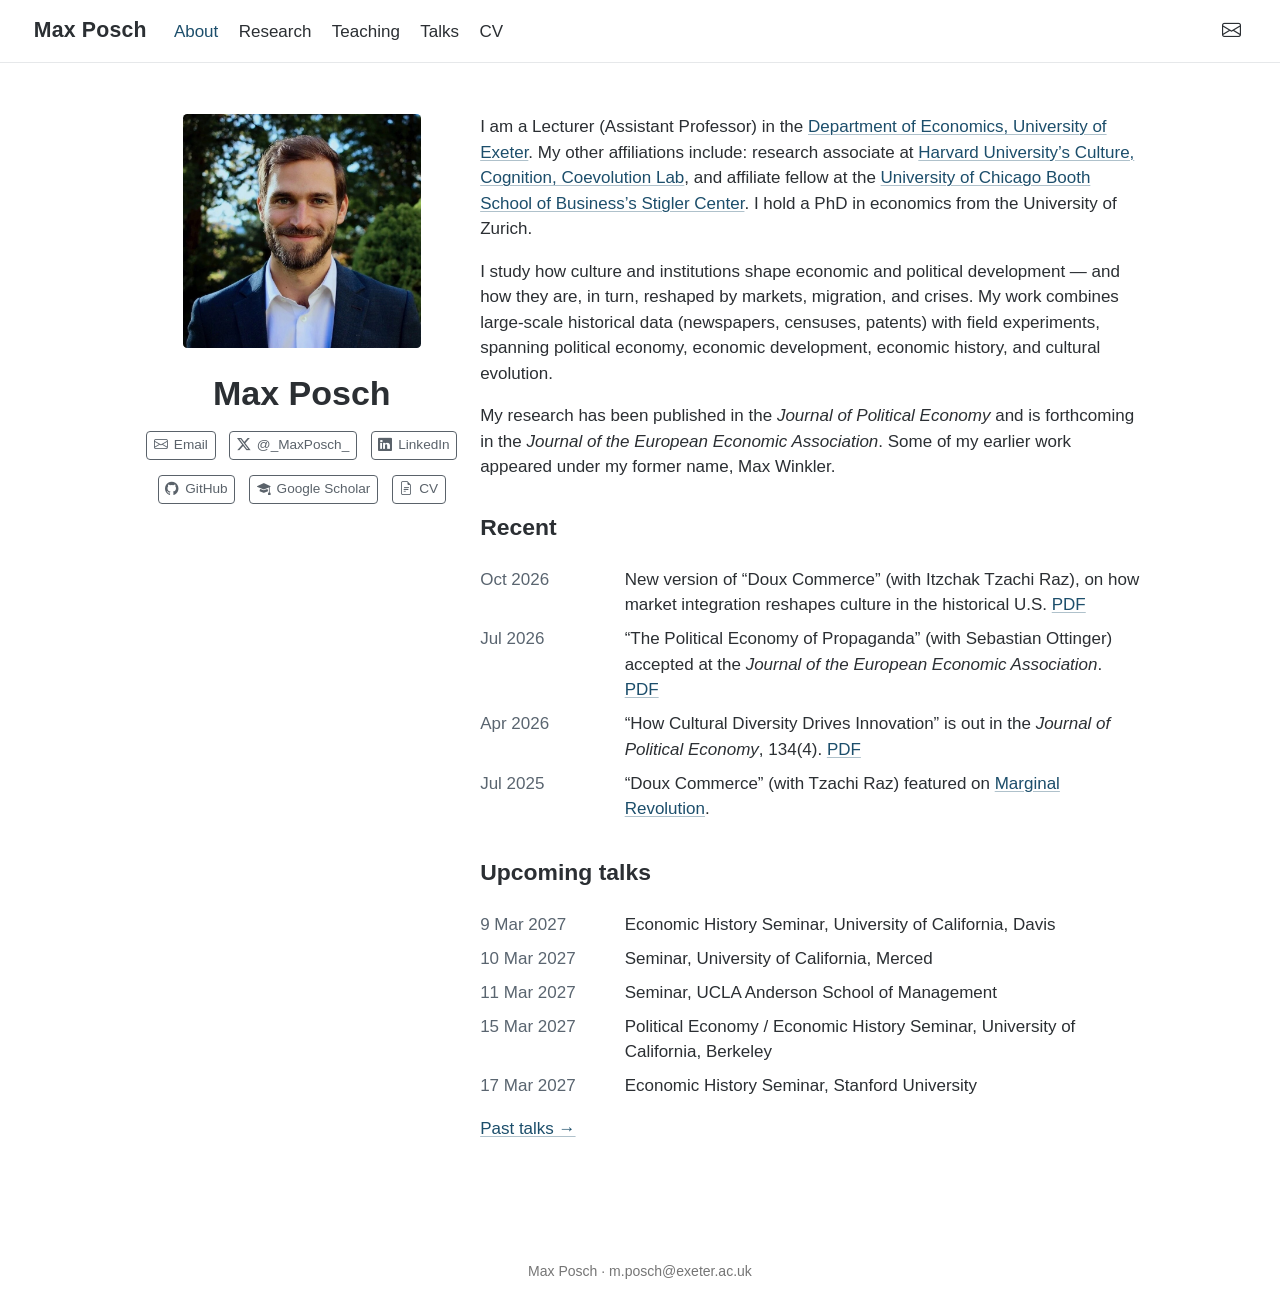
<file: docs/index.html>
<!DOCTYPE html>
<html xmlns="http://www.w3.org/1999/xhtml" lang="en" xml:lang="en"><head>

<meta charset="utf-8">
<meta name="generator" content="quarto-1.8.25">

<meta name="viewport" content="width=device-width, initial-scale=1.0, user-scalable=yes">


<title>Max Posch</title>
<style>
code{white-space: pre-wrap;}
span.smallcaps{font-variant: small-caps;}
div.columns{display: flex; gap: min(4vw, 1.5em);}
div.column{flex: auto; overflow-x: auto;}
div.hanging-indent{margin-left: 1.5em; text-indent: -1.5em;}
ul.task-list{list-style: none;}
ul.task-list li input[type="checkbox"] {
  width: 0.8em;
  margin: 0 0.8em 0.2em -1em; /* quarto-specific, see https://github.com/quarto-dev/quarto-cli/issues/4556 */ 
  vertical-align: middle;
}
</style>


<script src="site_libs/quarto-nav/quarto-nav.js"></script>
<script src="site_libs/quarto-nav/headroom.min.js"></script>
<script src="site_libs/clipboard/clipboard.min.js"></script>
<script src="site_libs/quarto-html/quarto.js" type="module"></script>
<script src="site_libs/quarto-html/tabsets/tabsets.js" type="module"></script>
<script src="site_libs/quarto-html/axe/axe-check.js" type="module"></script>
<script src="site_libs/quarto-html/popper.min.js"></script>
<script src="site_libs/quarto-html/tippy.umd.min.js"></script>
<link href="site_libs/quarto-html/tippy.css" rel="stylesheet">
<link href="site_libs/quarto-html/quarto-syntax-highlighting-7b89279ff1a6dce999919e0e67d4d9ec.css" rel="stylesheet" id="quarto-text-highlighting-styles">
<script src="site_libs/bootstrap/bootstrap.min.js"></script>
<link href="site_libs/bootstrap/bootstrap-icons.css" rel="stylesheet">
<link href="site_libs/bootstrap/bootstrap-dfa53d4c7929cd5eeee5449d216fe25d.min.css" rel="stylesheet" append-hash="true" id="quarto-bootstrap" data-mode="light">
<script id="quarto-search-options" type="application/json">{
  "language": {
    "search-no-results-text": "No results",
    "search-matching-documents-text": "matching documents",
    "search-copy-link-title": "Copy link to search",
    "search-hide-matches-text": "Hide additional matches",
    "search-more-match-text": "more match in this document",
    "search-more-matches-text": "more matches in this document",
    "search-clear-button-title": "Clear",
    "search-text-placeholder": "",
    "search-detached-cancel-button-title": "Cancel",
    "search-submit-button-title": "Submit",
    "search-label": "Search"
  }
}</script>


</head>

<body class="nav-fixed fullcontent quarto-light">

<div id="quarto-search-results"></div>
  <header id="quarto-header" class="headroom fixed-top">
    <nav class="navbar navbar-expand-lg " data-bs-theme="dark">
      <div class="navbar-container container-fluid">
      <div class="navbar-brand-container mx-auto">
    <a href="./index.html" class="navbar-brand navbar-brand-logo">
    </a>
    <a class="navbar-brand" href="./index.html">
    <span class="navbar-title">Max Posch</span>
    </a>
  </div>
          <button class="navbar-toggler" type="button" data-bs-toggle="collapse" data-bs-target="#navbarCollapse" aria-controls="navbarCollapse" role="menu" aria-expanded="false" aria-label="Toggle navigation" onclick="if (window.quartoToggleHeadroom) { window.quartoToggleHeadroom(); }">
  <span class="navbar-toggler-icon"></span>
</button>
          <div class="collapse navbar-collapse" id="navbarCollapse">
            <ul class="navbar-nav navbar-nav-scroll me-auto">
  <li class="nav-item">
    <a class="nav-link active" href="./index.html" aria-current="page"> 
<span class="menu-text">About</span></a>
  </li>  
  <li class="nav-item">
    <a class="nav-link" href="./research.html"> 
<span class="menu-text">Research</span></a>
  </li>  
  <li class="nav-item">
    <a class="nav-link" href="./teaching.html"> 
<span class="menu-text">Teaching</span></a>
  </li>  
  <li class="nav-item">
    <a class="nav-link" href="./talks.html"> 
<span class="menu-text">Talks</span></a>
  </li>  
  <li class="nav-item">
    <a class="nav-link" href="./files/CV-Max-Posch.pdf" target="_blank"> 
<span class="menu-text">CV</span></a>
  </li>  
</ul>
            <ul class="navbar-nav navbar-nav-scroll ms-auto">
  <li class="nav-item compact">
    <a class="nav-link" href="mailto:m.posch@exeter.ac.uk"> <i class="bi bi-envelope" role="img" aria-label="Email">
</i> 
<span class="menu-text"></span></a>
  </li>  
</ul>
          </div> <!-- /navcollapse -->
            <div class="quarto-navbar-tools">
</div>
      </div> <!-- /container-fluid -->
    </nav>
</header>
<!-- content -->
<div id="quarto-content" class="quarto-container page-columns page-rows-contents page-layout-article page-navbar">
<!-- sidebar -->
<!-- margin-sidebar -->
    
<!-- main -->
<div class="quarto-about-trestles">
  <div class="about-entity">
    <img src="images/max.jpg" class="about-image
  rounded " style="width: 14em;">
<header id="title-block-header" class="quarto-title-block default">
<div class="quarto-title">
<h1 class="title">Max Posch</h1>
</div>
<div class="quarto-title-meta">
  </div>
</header>
    <div class="about-links">
  <a href="mailto:m.posch@exeter.ac.uk" class="about-link" rel="" target="">
    <i class="bi bi-envelope"></i>
     <span class="about-link-text">Email</span>
  </a>
  <a href="https://twitter.com/_MaxPosch_" class="about-link" rel="" target="">
    <i class="bi bi-twitter-x"></i>
     <span class="about-link-text"><span class="citation" data-cites="_MaxPosch_">@_MaxPosch_</span></span>
  </a>
  <a href="https://www.linkedin.com/in/max-posch-3297a166" class="about-link" rel="" target="">
    <i class="bi bi-linkedin"></i>
     <span class="about-link-text">LinkedIn</span>
  </a>
  <a href="https://github.com/mxwinkler" class="about-link" rel="" target="">
    <i class="bi bi-github"></i>
     <span class="about-link-text">GitHub</span>
  </a>
  <a href="https://scholar.google.com/citations?user=GvWW34oAAAAJ" class="about-link" rel="" target="">
    <i class="bi bi-mortarboard-fill"></i>
     <span class="about-link-text">Google Scholar</span>
  </a>
  <a href="/files/CV-Max-Posch.pdf" class="about-link" rel="" target="_blank">
    <i class="bi bi-file-earmark-text"></i>
     <span class="about-link-text">CV</span>
  </a>
</div>
  </div>
  <div class="about-contents"><main class="content" id="quarto-document-content">
<p>I am a Lecturer (Assistant Professor) in the <a href="http://business-school.exeter.ac.uk/about/departments/economics/">Department of Economics, University of Exeter</a>. My other affiliations include: research associate at <a href="https://coevolution.fas.harvard.edu/current-lab-members">Harvard University’s Culture, Cognition, Coevolution Lab</a>, and affiliate fellow at the <a href="https://www.chicagobooth.edu/research/stigler/research/affiliate-fellows/current-cohort">University of Chicago Booth School of Business’s Stigler Center</a>. I hold a PhD in economics from the University of Zurich.</p>
<p>I study how culture and institutions shape economic and political development — and how they are, in turn, reshaped by markets, migration, and crises. My work combines large-scale historical data (newspapers, censuses, patents) with field experiments, spanning political economy, economic development, economic history, and cultural evolution.</p>
<p>My research has been published in the <em>Journal of Political Economy</em> and is forthcoming in the <em>Journal of the European Economic Association</em>. Some of my earlier work appeared under my former name, Max Winkler.</p>
<section id="recent" class="level2">
<h2 data-anchor-id="recent">Recent</h2>
<div class="news">
<ul>
<li><span class="news-date">Oct 2026</span> <span class="news-body">New version of “Doux Commerce” (with Itzchak Tzachi Raz), on how market integration reshapes culture in the historical U.S. <a href="files/Posch_Raz_Doux_Commerce.pdf">PDF</a></span></li>
<li><span class="news-date">Jul 2026</span> <span class="news-body">“The Political Economy of Propaganda” (with Sebastian Ottinger) accepted at the <em>Journal of the European Economic Association</em>. <a href="files/Ottinger_Posch_PoliticalEconomyOfPropaganda_December_2025.pdf">PDF</a></span></li>
<li><span class="news-date">Apr 2026</span> <span class="news-body">“How Cultural Diversity Drives Innovation” is out in the <em>Journal of Political Economy</em>, 134(4). <a href="files/Posch_Schulz_Henrich_Cultural_Diversity_Innovation.pdf">PDF</a></span></li>
<li><span class="news-date">Jul 2025</span> <span class="news-body">“Doux Commerce” (with Tzachi Raz) featured on <a href="https://marginalrevolution.com/marginalrevolution/2025/07/markets-culture-and-cooperation-in-1850-1920-u-s.html">Marginal Revolution</a>.</span></li>
</ul>
</div>
</section>
<section id="upcoming-talks" class="level2">
<h2 data-anchor-id="upcoming-talks">Upcoming talks</h2>
<!-- March 2027 dates verified from invitation and acceptance email threads,
     7 Oct 2026: UC Merced, "Possible seminar visit in March?" (28–30 Sep);
     UCLA, "UCLA visit in March?" (26–28 Sep); Berkeley, "Berkeley Political
     Economy / Economic History Seminar" (25–28 Sep); Stanford, "Seminar
     invitation" (19–21 Aug). UC Davis: "Max Posch's Economic History
     Seminar" (7–8 Oct 2026; Spark thread 248222), agreed Tuesday 9 March
     afternoon; weekday and March 2027 itinerary resolve early 2026 typos. -->
<div class="news">
<ul>
<li><span class="news-date">9 Mar 2027</span> <span class="news-body">Economic History Seminar, University of California, Davis</span></li>
<li><span class="news-date">10 Mar 2027</span> <span class="news-body">Seminar, University of California, Merced</span></li>
<li><span class="news-date">11 Mar 2027</span> <span class="news-body">Seminar, UCLA Anderson School of Management</span></li>
<li><span class="news-date">15 Mar 2027</span> <span class="news-body">Political Economy / Economic History Seminar, University of California, Berkeley</span></li>
<li><span class="news-date">17 Mar 2027</span> <span class="news-body">Economic History Seminar, Stanford University</span></li>
</ul>
</div>
<p><a href="./talks.html">Past talks →</a></p>


</section>
</main></div>
</div>
 <!-- /main -->
<script id="quarto-html-after-body" type="application/javascript">
  window.document.addEventListener("DOMContentLoaded", function (event) {
    const isCodeAnnotation = (el) => {
      for (const clz of el.classList) {
        if (clz.startsWith('code-annotation-')) {                     
          return true;
        }
      }
      return false;
    }
    const onCopySuccess = function(e) {
      // button target
      const button = e.trigger;
      // don't keep focus
      button.blur();
      // flash "checked"
      button.classList.add('code-copy-button-checked');
      var currentTitle = button.getAttribute("title");
      button.setAttribute("title", "Copied!");
      let tooltip;
      if (window.bootstrap) {
        button.setAttribute("data-bs-toggle", "tooltip");
        button.setAttribute("data-bs-placement", "left");
        button.setAttribute("data-bs-title", "Copied!");
        tooltip = new bootstrap.Tooltip(button, 
          { trigger: "manual", 
            customClass: "code-copy-button-tooltip",
            offset: [0, -8]});
        tooltip.show();    
      }
      setTimeout(function() {
        if (tooltip) {
          tooltip.hide();
          button.removeAttribute("data-bs-title");
          button.removeAttribute("data-bs-toggle");
          button.removeAttribute("data-bs-placement");
        }
        button.setAttribute("title", currentTitle);
        button.classList.remove('code-copy-button-checked');
      }, 1000);
      // clear code selection
      e.clearSelection();
    }
    const getTextToCopy = function(trigger) {
      const outerScaffold = trigger.parentElement.cloneNode(true);
      const codeEl = outerScaffold.querySelector('code');
      for (const childEl of codeEl.children) {
        if (isCodeAnnotation(childEl)) {
          childEl.remove();
        }
      }
      return codeEl.innerText;
    }
    const clipboard = new window.ClipboardJS('.code-copy-button:not([data-in-quarto-modal])', {
      text: getTextToCopy
    });
    clipboard.on('success', onCopySuccess);
    if (window.document.getElementById('quarto-embedded-source-code-modal')) {
      const clipboardModal = new window.ClipboardJS('.code-copy-button[data-in-quarto-modal]', {
        text: getTextToCopy,
        container: window.document.getElementById('quarto-embedded-source-code-modal')
      });
      clipboardModal.on('success', onCopySuccess);
    }
      var localhostRegex = new RegExp(/^(?:http|https):\/\/localhost\:?[0-9]*\//);
      var mailtoRegex = new RegExp(/^mailto:/);
        var filterRegex = new RegExp('/' + window.location.host + '/');
      var isInternal = (href) => {
          return filterRegex.test(href) || localhostRegex.test(href) || mailtoRegex.test(href);
      }
      // Inspect non-navigation links and adorn them if external
     var links = window.document.querySelectorAll('a[href]:not(.nav-link):not(.navbar-brand):not(.toc-action):not(.sidebar-link):not(.sidebar-item-toggle):not(.pagination-link):not(.no-external):not([aria-hidden]):not(.dropdown-item):not(.quarto-navigation-tool):not(.about-link)');
      for (var i=0; i<links.length; i++) {
        const link = links[i];
        if (!isInternal(link.href)) {
          // undo the damage that might have been done by quarto-nav.js in the case of
          // links that we want to consider external
          if (link.dataset.originalHref !== undefined) {
            link.href = link.dataset.originalHref;
          }
            // target, if specified
            link.setAttribute("target", "_blank");
            if (link.getAttribute("rel") === null) {
              link.setAttribute("rel", "noopener");
            }
        }
      }
    function tippyHover(el, contentFn, onTriggerFn, onUntriggerFn) {
      const config = {
        allowHTML: true,
        maxWidth: 500,
        delay: 100,
        arrow: false,
        appendTo: function(el) {
            return el.parentElement;
        },
        interactive: true,
        interactiveBorder: 10,
        theme: 'quarto',
        placement: 'bottom-start',
      };
      if (contentFn) {
        config.content = contentFn;
      }
      if (onTriggerFn) {
        config.onTrigger = onTriggerFn;
      }
      if (onUntriggerFn) {
        config.onUntrigger = onUntriggerFn;
      }
      window.tippy(el, config); 
    }
    const noterefs = window.document.querySelectorAll('a[role="doc-noteref"]');
    for (var i=0; i<noterefs.length; i++) {
      const ref = noterefs[i];
      tippyHover(ref, function() {
        // use id or data attribute instead here
        let href = ref.getAttribute('data-footnote-href') || ref.getAttribute('href');
        try { href = new URL(href).hash; } catch {}
        const id = href.replace(/^#\/?/, "");
        const note = window.document.getElementById(id);
        if (note) {
          return note.innerHTML;
        } else {
          return "";
        }
      });
    }
    const xrefs = window.document.querySelectorAll('a.quarto-xref');
    const processXRef = (id, note) => {
      // Strip column container classes
      const stripColumnClz = (el) => {
        el.classList.remove("page-full", "page-columns");
        if (el.children) {
          for (const child of el.children) {
            stripColumnClz(child);
          }
        }
      }
      stripColumnClz(note)
      if (id === null || id.startsWith('sec-')) {
        // Special case sections, only their first couple elements
        const container = document.createElement("div");
        if (note.children && note.children.length > 2) {
          container.appendChild(note.children[0].cloneNode(true));
          for (let i = 1; i < note.children.length; i++) {
            const child = note.children[i];
            if (child.tagName === "P" && child.innerText === "") {
              continue;
            } else {
              container.appendChild(child.cloneNode(true));
              break;
            }
          }
          if (window.Quarto?.typesetMath) {
            window.Quarto.typesetMath(container);
          }
          return container.innerHTML
        } else {
          if (window.Quarto?.typesetMath) {
            window.Quarto.typesetMath(note);
          }
          return note.innerHTML;
        }
      } else {
        // Remove any anchor links if they are present
        const anchorLink = note.querySelector('a.anchorjs-link');
        if (anchorLink) {
          anchorLink.remove();
        }
        if (window.Quarto?.typesetMath) {
          window.Quarto.typesetMath(note);
        }
        if (note.classList.contains("callout")) {
          return note.outerHTML;
        } else {
          return note.innerHTML;
        }
      }
    }
    for (var i=0; i<xrefs.length; i++) {
      const xref = xrefs[i];
      tippyHover(xref, undefined, function(instance) {
        instance.disable();
        let url = xref.getAttribute('href');
        let hash = undefined; 
        if (url.startsWith('#')) {
          hash = url;
        } else {
          try { hash = new URL(url).hash; } catch {}
        }
        if (hash) {
          const id = hash.replace(/^#\/?/, "");
          const note = window.document.getElementById(id);
          if (note !== null) {
            try {
              const html = processXRef(id, note.cloneNode(true));
              instance.setContent(html);
            } finally {
              instance.enable();
              instance.show();
            }
          } else {
            // See if we can fetch this
            fetch(url.split('#')[0])
            .then(res => res.text())
            .then(html => {
              const parser = new DOMParser();
              const htmlDoc = parser.parseFromString(html, "text/html");
              const note = htmlDoc.getElementById(id);
              if (note !== null) {
                const html = processXRef(id, note);
                instance.setContent(html);
              } 
            }).finally(() => {
              instance.enable();
              instance.show();
            });
          }
        } else {
          // See if we can fetch a full url (with no hash to target)
          // This is a special case and we should probably do some content thinning / targeting
          fetch(url)
          .then(res => res.text())
          .then(html => {
            const parser = new DOMParser();
            const htmlDoc = parser.parseFromString(html, "text/html");
            const note = htmlDoc.querySelector('main.content');
            if (note !== null) {
              // This should only happen for chapter cross references
              // (since there is no id in the URL)
              // remove the first header
              if (note.children.length > 0 && note.children[0].tagName === "HEADER") {
                note.children[0].remove();
              }
              const html = processXRef(null, note);
              instance.setContent(html);
            } 
          }).finally(() => {
            instance.enable();
            instance.show();
          });
        }
      }, function(instance) {
      });
    }
        let selectedAnnoteEl;
        const selectorForAnnotation = ( cell, annotation) => {
          let cellAttr = 'data-code-cell="' + cell + '"';
          let lineAttr = 'data-code-annotation="' +  annotation + '"';
          const selector = 'span[' + cellAttr + '][' + lineAttr + ']';
          return selector;
        }
        const selectCodeLines = (annoteEl) => {
          const doc = window.document;
          const targetCell = annoteEl.getAttribute("data-target-cell");
          const targetAnnotation = annoteEl.getAttribute("data-target-annotation");
          const annoteSpan = window.document.querySelector(selectorForAnnotation(targetCell, targetAnnotation));
          const lines = annoteSpan.getAttribute("data-code-lines").split(",");
          const lineIds = lines.map((line) => {
            return targetCell + "-" + line;
          })
          let top = null;
          let height = null;
          let parent = null;
          if (lineIds.length > 0) {
              //compute the position of the single el (top and bottom and make a div)
              const el = window.document.getElementById(lineIds[0]);
              top = el.offsetTop;
              height = el.offsetHeight;
              parent = el.parentElement.parentElement;
            if (lineIds.length > 1) {
              const lastEl = window.document.getElementById(lineIds[lineIds.length - 1]);
              const bottom = lastEl.offsetTop + lastEl.offsetHeight;
              height = bottom - top;
            }
            if (top !== null && height !== null && parent !== null) {
              // cook up a div (if necessary) and position it 
              let div = window.document.getElementById("code-annotation-line-highlight");
              if (div === null) {
                div = window.document.createElement("div");
                div.setAttribute("id", "code-annotation-line-highlight");
                div.style.position = 'absolute';
                parent.appendChild(div);
              }
              div.style.top = top - 2 + "px";
              div.style.height = height + 4 + "px";
              div.style.left = 0;
              let gutterDiv = window.document.getElementById("code-annotation-line-highlight-gutter");
              if (gutterDiv === null) {
                gutterDiv = window.document.createElement("div");
                gutterDiv.setAttribute("id", "code-annotation-line-highlight-gutter");
                gutterDiv.style.position = 'absolute';
                const codeCell = window.document.getElementById(targetCell);
                const gutter = codeCell.querySelector('.code-annotation-gutter');
                gutter.appendChild(gutterDiv);
              }
              gutterDiv.style.top = top - 2 + "px";
              gutterDiv.style.height = height + 4 + "px";
            }
            selectedAnnoteEl = annoteEl;
          }
        };
        const unselectCodeLines = () => {
          const elementsIds = ["code-annotation-line-highlight", "code-annotation-line-highlight-gutter"];
          elementsIds.forEach((elId) => {
            const div = window.document.getElementById(elId);
            if (div) {
              div.remove();
            }
          });
          selectedAnnoteEl = undefined;
        };
          // Handle positioning of the toggle
      window.addEventListener(
        "resize",
        throttle(() => {
          elRect = undefined;
          if (selectedAnnoteEl) {
            selectCodeLines(selectedAnnoteEl);
          }
        }, 10)
      );
      function throttle(fn, ms) {
      let throttle = false;
      let timer;
        return (...args) => {
          if(!throttle) { // first call gets through
              fn.apply(this, args);
              throttle = true;
          } else { // all the others get throttled
              if(timer) clearTimeout(timer); // cancel #2
              timer = setTimeout(() => {
                fn.apply(this, args);
                timer = throttle = false;
              }, ms);
          }
        };
      }
        // Attach click handler to the DT
        const annoteDls = window.document.querySelectorAll('dt[data-target-cell]');
        for (const annoteDlNode of annoteDls) {
          annoteDlNode.addEventListener('click', (event) => {
            const clickedEl = event.target;
            if (clickedEl !== selectedAnnoteEl) {
              unselectCodeLines();
              const activeEl = window.document.querySelector('dt[data-target-cell].code-annotation-active');
              if (activeEl) {
                activeEl.classList.remove('code-annotation-active');
              }
              selectCodeLines(clickedEl);
              clickedEl.classList.add('code-annotation-active');
            } else {
              // Unselect the line
              unselectCodeLines();
              clickedEl.classList.remove('code-annotation-active');
            }
          });
        }
    const findCites = (el) => {
      const parentEl = el.parentElement;
      if (parentEl) {
        const cites = parentEl.dataset.cites;
        if (cites) {
          return {
            el,
            cites: cites.split(' ')
          };
        } else {
          return findCites(el.parentElement)
        }
      } else {
        return undefined;
      }
    };
    var bibliorefs = window.document.querySelectorAll('a[role="doc-biblioref"]');
    for (var i=0; i<bibliorefs.length; i++) {
      const ref = bibliorefs[i];
      const citeInfo = findCites(ref);
      if (citeInfo) {
        tippyHover(citeInfo.el, function() {
          var popup = window.document.createElement('div');
          citeInfo.cites.forEach(function(cite) {
            var citeDiv = window.document.createElement('div');
            citeDiv.classList.add('hanging-indent');
            citeDiv.classList.add('csl-entry');
            var biblioDiv = window.document.getElementById('ref-' + cite);
            if (biblioDiv) {
              citeDiv.innerHTML = biblioDiv.innerHTML;
            }
            popup.appendChild(citeDiv);
          });
          return popup.innerHTML;
        });
      }
    }
  });
  </script>
</div> <!-- /content -->
<footer class="footer">
  <div class="nav-footer">
    <div class="nav-footer-left">
      &nbsp;
    </div>   
    <div class="nav-footer-center">
<p>Max Posch · m.posch@exeter.ac.uk</p>
</div>
    <div class="nav-footer-right">
      &nbsp;
    </div>
  </div>
</footer>




</body></html>
</file>
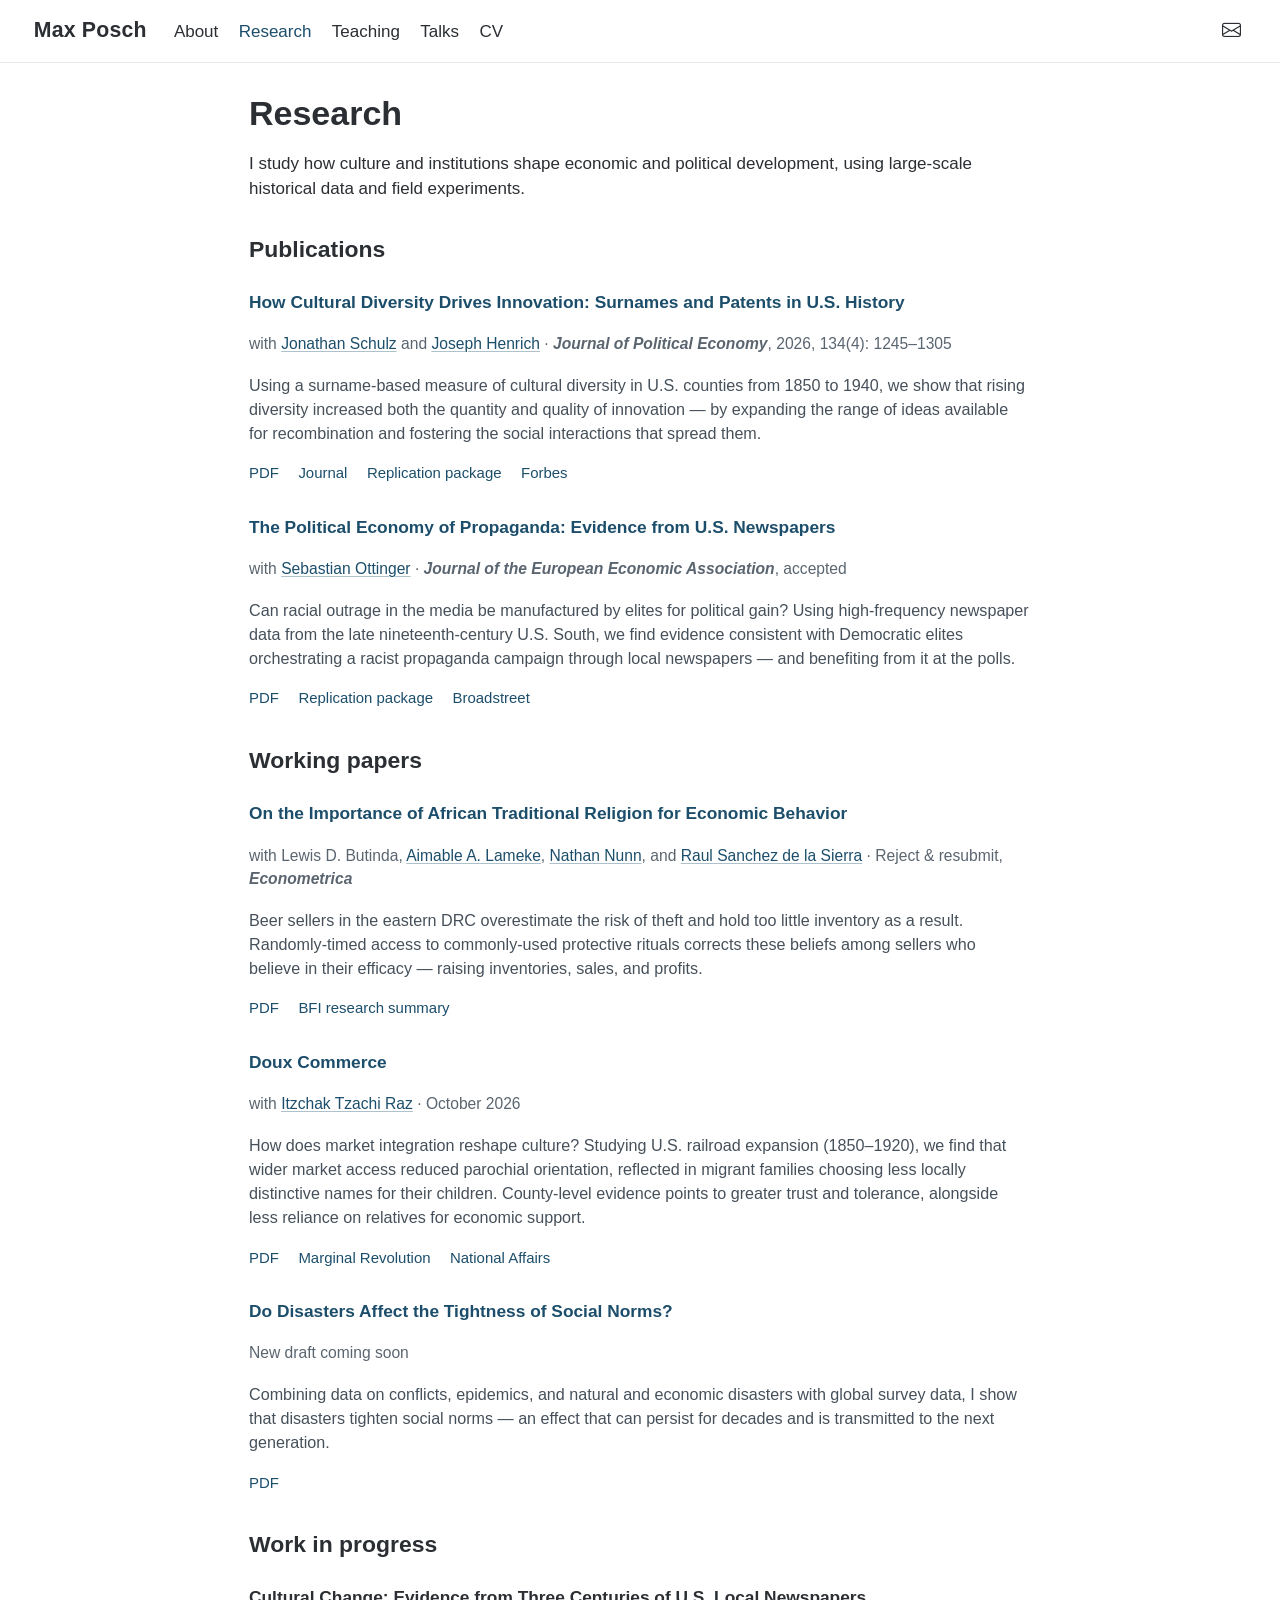
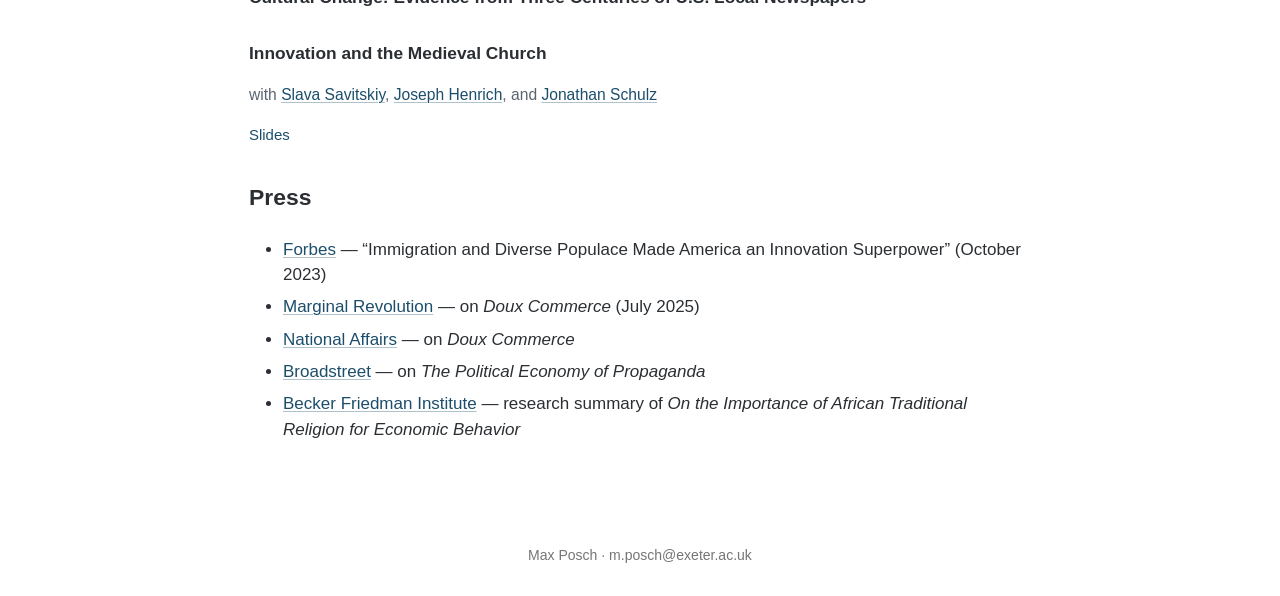
<file: docs/research.html>
<!DOCTYPE html>
<html xmlns="http://www.w3.org/1999/xhtml" lang="en" xml:lang="en"><head>

<meta charset="utf-8">
<meta name="generator" content="quarto-1.8.25">

<meta name="viewport" content="width=device-width, initial-scale=1.0, user-scalable=yes">


<title>Research – Max Posch</title>
<style>
code{white-space: pre-wrap;}
span.smallcaps{font-variant: small-caps;}
div.columns{display: flex; gap: min(4vw, 1.5em);}
div.column{flex: auto; overflow-x: auto;}
div.hanging-indent{margin-left: 1.5em; text-indent: -1.5em;}
ul.task-list{list-style: none;}
ul.task-list li input[type="checkbox"] {
  width: 0.8em;
  margin: 0 0.8em 0.2em -1em; /* quarto-specific, see https://github.com/quarto-dev/quarto-cli/issues/4556 */ 
  vertical-align: middle;
}
</style>


<script src="site_libs/quarto-nav/quarto-nav.js"></script>
<script src="site_libs/quarto-nav/headroom.min.js"></script>
<script src="site_libs/clipboard/clipboard.min.js"></script>
<script src="site_libs/quarto-html/quarto.js" type="module"></script>
<script src="site_libs/quarto-html/tabsets/tabsets.js" type="module"></script>
<script src="site_libs/quarto-html/axe/axe-check.js" type="module"></script>
<script src="site_libs/quarto-html/popper.min.js"></script>
<script src="site_libs/quarto-html/tippy.umd.min.js"></script>
<script src="site_libs/quarto-html/anchor.min.js"></script>
<link href="site_libs/quarto-html/tippy.css" rel="stylesheet">
<link href="site_libs/quarto-html/quarto-syntax-highlighting-7b89279ff1a6dce999919e0e67d4d9ec.css" rel="stylesheet" id="quarto-text-highlighting-styles">
<script src="site_libs/bootstrap/bootstrap.min.js"></script>
<link href="site_libs/bootstrap/bootstrap-icons.css" rel="stylesheet">
<link href="site_libs/bootstrap/bootstrap-dfa53d4c7929cd5eeee5449d216fe25d.min.css" rel="stylesheet" append-hash="true" id="quarto-bootstrap" data-mode="light">
<script id="quarto-search-options" type="application/json">{
  "language": {
    "search-no-results-text": "No results",
    "search-matching-documents-text": "matching documents",
    "search-copy-link-title": "Copy link to search",
    "search-hide-matches-text": "Hide additional matches",
    "search-more-match-text": "more match in this document",
    "search-more-matches-text": "more matches in this document",
    "search-clear-button-title": "Clear",
    "search-text-placeholder": "",
    "search-detached-cancel-button-title": "Cancel",
    "search-submit-button-title": "Submit",
    "search-label": "Search"
  }
}</script>


</head>

<body class="nav-fixed fullcontent quarto-light">

<div id="quarto-search-results"></div>
  <header id="quarto-header" class="headroom fixed-top">
    <nav class="navbar navbar-expand-lg " data-bs-theme="dark">
      <div class="navbar-container container-fluid">
      <div class="navbar-brand-container mx-auto">
    <a href="./index.html" class="navbar-brand navbar-brand-logo">
    </a>
    <a class="navbar-brand" href="./index.html">
    <span class="navbar-title">Max Posch</span>
    </a>
  </div>
          <button class="navbar-toggler" type="button" data-bs-toggle="collapse" data-bs-target="#navbarCollapse" aria-controls="navbarCollapse" role="menu" aria-expanded="false" aria-label="Toggle navigation" onclick="if (window.quartoToggleHeadroom) { window.quartoToggleHeadroom(); }">
  <span class="navbar-toggler-icon"></span>
</button>
          <div class="collapse navbar-collapse" id="navbarCollapse">
            <ul class="navbar-nav navbar-nav-scroll me-auto">
  <li class="nav-item">
    <a class="nav-link" href="./index.html"> 
<span class="menu-text">About</span></a>
  </li>  
  <li class="nav-item">
    <a class="nav-link active" href="./research.html" aria-current="page"> 
<span class="menu-text">Research</span></a>
  </li>  
  <li class="nav-item">
    <a class="nav-link" href="./teaching.html"> 
<span class="menu-text">Teaching</span></a>
  </li>  
  <li class="nav-item">
    <a class="nav-link" href="./talks.html"> 
<span class="menu-text">Talks</span></a>
  </li>  
  <li class="nav-item">
    <a class="nav-link" href="./files/CV-Max-Posch.pdf" target="_blank"> 
<span class="menu-text">CV</span></a>
  </li>  
</ul>
            <ul class="navbar-nav navbar-nav-scroll ms-auto">
  <li class="nav-item compact">
    <a class="nav-link" href="mailto:m.posch@exeter.ac.uk"> <i class="bi bi-envelope" role="img" aria-label="Email">
</i> 
<span class="menu-text"></span></a>
  </li>  
</ul>
          </div> <!-- /navcollapse -->
            <div class="quarto-navbar-tools">
</div>
      </div> <!-- /container-fluid -->
    </nav>
</header>
<!-- content -->
<div id="quarto-content" class="quarto-container page-columns page-rows-contents page-layout-article page-navbar">
<!-- sidebar -->
<!-- margin-sidebar -->
    
<!-- main -->
<main class="content" id="quarto-document-content">

<header id="title-block-header" class="quarto-title-block default">
<div class="quarto-title">
<h1 class="title">Research</h1>
</div>



<div class="quarto-title-meta">

    
  
    
  </div>
  


</header>


<p>I study how culture and institutions shape economic and political development, using large-scale historical data and field experiments.</p>
<section id="publications" class="level2">
<h2 class="anchored" data-anchor-id="publications">Publications</h2>
<div class="paper">
<p><a href="https://www.journals.uchicago.edu/doi/10.1086/739323" class="paper-title">How Cultural Diversity Drives Innovation: Surnames and Patents in U.S. History</a></p>
<div class="paper-meta">
<p>with <a href="https://sites.google.com/site/jonathanfschulz/">Jonathan Schulz</a> and <a href="https://henrich.fas.harvard.edu">Joseph Henrich</a> · <span class="paper-venue">Journal of Political Economy</span>, 2026, 134(4): 1245–1305</p>
</div>
<div class="paper-summary">
<p>Using a surname-based measure of cultural diversity in U.S. counties from 1850 to 1940, we show that rising diversity increased both the quantity and quality of innovation — by expanding the range of ideas available for recombination and fostering the social interactions that spread them.</p>
</div>
<div class="paper-links">
<p><a href="files/Posch_Schulz_Henrich_Cultural_Diversity_Innovation.pdf">PDF</a> <a href="https://www.journals.uchicago.edu/doi/10.1086/739323">Journal</a> <a href="https://dataverse.harvard.edu/dataset.xhtml?persistentId=doi:10.7910/DVN/EXE7CK">Replication package</a> <a href="https://www.forbes.com/sites/stuartanderson/2023/10/18/immigration-and-diverse-populace-made-america-an-innovation-superpower/">Forbes</a></p>
</div>
</div>
<div class="paper">
<p><a href="files/Ottinger_Posch_PoliticalEconomyOfPropaganda_December_2025.pdf" class="paper-title">The Political Economy of Propaganda: Evidence from U.S. Newspapers</a></p>
<div class="paper-meta">
<p>with <a href="https://sites.google.com/view/sebastian-ottinger/">Sebastian Ottinger</a> · <span class="paper-venue">Journal of the European Economic Association</span>, accepted</p>
</div>
<div class="paper-summary">
<p>Can racial outrage in the media be manufactured by elites for political gain? Using high-frequency newspaper data from the late nineteenth-century U.S. South, we find evidence consistent with Democratic elites orchestrating a racist propaganda campaign through local newspapers — and benefiting from it at the polls.</p>
</div>
<div class="paper-links">
<p><a href="files/Ottinger_Posch_PoliticalEconomyOfPropaganda_December_2025.pdf">PDF</a> <a href="https://zenodo.org/records/21452316">Replication package</a> <a href="https://www.broadstreet.blog/p/bad-ngrams">Broadstreet</a></p>
</div>
</div>
</section>
<section id="working-papers" class="level2">
<h2 class="anchored" data-anchor-id="working-papers">Working papers</h2>
<div class="paper">
<p><a href="files/Butinda_Lameke_Nunn_Posch_SanchezDeLaSierra_African_Traditional_Religion.pdf" class="paper-title">On the Importance of African Traditional Religion for Economic Behavior</a></p>
<div class="paper-meta">
<p>with Lewis D. Butinda, <a href="https://marakujakivuresearch.com/organization/">Aimable A. Lameke</a>, <a href="https://nathannunn.arts.ubc.ca">Nathan Nunn</a>, and <a href="https://raulsanchezdelasierra.com">Raul Sanchez de la Sierra</a> · Reject &amp; resubmit, <span class="paper-venue">Econometrica</span></p>
</div>
<div class="paper-summary">
<p>Beer sellers in the eastern DRC overestimate the risk of theft and hold too little inventory as a result. Randomly-timed access to commonly-used protective rituals corrects these beliefs among sellers who believe in their efficacy — raising inventories, sales, and profits.</p>
</div>
<div class="paper-links">
<p><a href="files/Butinda_Lameke_Nunn_Posch_SanchezDeLaSierra_African_Traditional_Religion.pdf">PDF</a> <a href="https://bfi.uchicago.edu/insight/research-summary/on-the-importance-of-african-traditional-religion-for-economic-behavior/">BFI research summary</a></p>
</div>
</div>
<div class="paper">
<p><a href="files/Posch_Raz_Doux_Commerce.pdf" class="paper-title">Doux Commerce</a></p>
<div class="paper-meta">
<p>with <a href="https://www.tzachiraz.com/">Itzchak Tzachi Raz</a> · October 2026</p>
</div>
<div class="paper-summary">
<p>How does market integration reshape culture? Studying U.S. railroad expansion (1850–1920), we find that wider market access reduced parochial orientation, reflected in migrant families choosing less locally distinctive names for their children. County-level evidence points to greater trust and tolerance, alongside less reliance on relatives for economic support.</p>
</div>
<div class="paper-links">
<p><a href="files/Posch_Raz_Doux_Commerce.pdf">PDF</a> <a href="https://marginalrevolution.com/marginalrevolution/2025/07/markets-culture-and-cooperation-in-1850-1920-u-s.html">Marginal Revolution</a> <a href="https://www.nationalaffairs.com/blog/detail/findings-a-daily-roundup/crossing-culture">National Affairs</a></p>
</div>
</div>
<div class="paper">
<p><a href="files/Winkler_jmp.pdf" class="paper-title">Do Disasters Affect the Tightness of Social Norms?</a></p>
<div class="paper-meta">
<p>New draft coming soon</p>
</div>
<div class="paper-summary">
<p>Combining data on conflicts, epidemics, and natural and economic disasters with global survey data, I show that disasters tighten social norms — an effect that can persist for decades and is transmitted to the next generation.</p>
</div>
<div class="paper-links">
<p><a href="files/Winkler_jmp.pdf">PDF</a></p>
</div>
</div>
</section>
<section id="work-in-progress" class="level2">
<h2 class="anchored" data-anchor-id="work-in-progress">Work in progress</h2>
<div class="paper">
<p><span class="paper-title">Cultural Change: Evidence from Three Centuries of U.S. Local Newspapers</span></p>
</div>
<div class="paper">
<p><span class="paper-title">Innovation and the Medieval Church</span></p>
<div class="paper-meta">
<p>with <a href="https://www.vsavitskiy.com">Slava Savitskiy</a>, <a href="https://henrich.fas.harvard.edu">Joseph Henrich</a>, and <a href="https://sites.google.com/site/jonathanfschulz/">Jonathan Schulz</a></p>
</div>
<div class="paper-links">
<p><a href="files/2024-05-23-slides-Savitskiy-Schulz-Posch-Henrich-Innovation-Church.pdf">Slides</a></p>
</div>
</div>
</section>
<section id="press" class="level2">
<h2 class="anchored" data-anchor-id="press">Press</h2>
<div class="press-list">
<ul>
<li><a href="https://www.forbes.com/sites/stuartanderson/2023/10/18/immigration-and-diverse-populace-made-america-an-innovation-superpower/">Forbes</a> — “Immigration and Diverse Populace Made America an Innovation Superpower” (October 2023)</li>
<li><a href="https://marginalrevolution.com/marginalrevolution/2025/07/markets-culture-and-cooperation-in-1850-1920-u-s.html">Marginal Revolution</a> — on <em>Doux Commerce</em> (July 2025)</li>
<li><a href="https://www.nationalaffairs.com/blog/detail/findings-a-daily-roundup/crossing-culture">National Affairs</a> — on <em>Doux Commerce</em></li>
<li><a href="https://www.broadstreet.blog/p/bad-ngrams">Broadstreet</a> — on <em>The Political Economy of Propaganda</em></li>
<li><a href="https://bfi.uchicago.edu/insight/research-summary/on-the-importance-of-african-traditional-religion-for-economic-behavior/">Becker Friedman Institute</a> — research summary of <em>On the Importance of African Traditional Religion for Economic Behavior</em></li>
</ul>
</div>


</section>

</main> <!-- /main -->
<script id="quarto-html-after-body" type="application/javascript">
  window.document.addEventListener("DOMContentLoaded", function (event) {
    const icon = "";
    const anchorJS = new window.AnchorJS();
    anchorJS.options = {
      placement: 'right',
      icon: icon
    };
    anchorJS.add('.anchored');
    const isCodeAnnotation = (el) => {
      for (const clz of el.classList) {
        if (clz.startsWith('code-annotation-')) {                     
          return true;
        }
      }
      return false;
    }
    const onCopySuccess = function(e) {
      // button target
      const button = e.trigger;
      // don't keep focus
      button.blur();
      // flash "checked"
      button.classList.add('code-copy-button-checked');
      var currentTitle = button.getAttribute("title");
      button.setAttribute("title", "Copied!");
      let tooltip;
      if (window.bootstrap) {
        button.setAttribute("data-bs-toggle", "tooltip");
        button.setAttribute("data-bs-placement", "left");
        button.setAttribute("data-bs-title", "Copied!");
        tooltip = new bootstrap.Tooltip(button, 
          { trigger: "manual", 
            customClass: "code-copy-button-tooltip",
            offset: [0, -8]});
        tooltip.show();    
      }
      setTimeout(function() {
        if (tooltip) {
          tooltip.hide();
          button.removeAttribute("data-bs-title");
          button.removeAttribute("data-bs-toggle");
          button.removeAttribute("data-bs-placement");
        }
        button.setAttribute("title", currentTitle);
        button.classList.remove('code-copy-button-checked');
      }, 1000);
      // clear code selection
      e.clearSelection();
    }
    const getTextToCopy = function(trigger) {
      const outerScaffold = trigger.parentElement.cloneNode(true);
      const codeEl = outerScaffold.querySelector('code');
      for (const childEl of codeEl.children) {
        if (isCodeAnnotation(childEl)) {
          childEl.remove();
        }
      }
      return codeEl.innerText;
    }
    const clipboard = new window.ClipboardJS('.code-copy-button:not([data-in-quarto-modal])', {
      text: getTextToCopy
    });
    clipboard.on('success', onCopySuccess);
    if (window.document.getElementById('quarto-embedded-source-code-modal')) {
      const clipboardModal = new window.ClipboardJS('.code-copy-button[data-in-quarto-modal]', {
        text: getTextToCopy,
        container: window.document.getElementById('quarto-embedded-source-code-modal')
      });
      clipboardModal.on('success', onCopySuccess);
    }
      var localhostRegex = new RegExp(/^(?:http|https):\/\/localhost\:?[0-9]*\//);
      var mailtoRegex = new RegExp(/^mailto:/);
        var filterRegex = new RegExp('/' + window.location.host + '/');
      var isInternal = (href) => {
          return filterRegex.test(href) || localhostRegex.test(href) || mailtoRegex.test(href);
      }
      // Inspect non-navigation links and adorn them if external
     var links = window.document.querySelectorAll('a[href]:not(.nav-link):not(.navbar-brand):not(.toc-action):not(.sidebar-link):not(.sidebar-item-toggle):not(.pagination-link):not(.no-external):not([aria-hidden]):not(.dropdown-item):not(.quarto-navigation-tool):not(.about-link)');
      for (var i=0; i<links.length; i++) {
        const link = links[i];
        if (!isInternal(link.href)) {
          // undo the damage that might have been done by quarto-nav.js in the case of
          // links that we want to consider external
          if (link.dataset.originalHref !== undefined) {
            link.href = link.dataset.originalHref;
          }
            // target, if specified
            link.setAttribute("target", "_blank");
            if (link.getAttribute("rel") === null) {
              link.setAttribute("rel", "noopener");
            }
        }
      }
    function tippyHover(el, contentFn, onTriggerFn, onUntriggerFn) {
      const config = {
        allowHTML: true,
        maxWidth: 500,
        delay: 100,
        arrow: false,
        appendTo: function(el) {
            return el.parentElement;
        },
        interactive: true,
        interactiveBorder: 10,
        theme: 'quarto',
        placement: 'bottom-start',
      };
      if (contentFn) {
        config.content = contentFn;
      }
      if (onTriggerFn) {
        config.onTrigger = onTriggerFn;
      }
      if (onUntriggerFn) {
        config.onUntrigger = onUntriggerFn;
      }
      window.tippy(el, config); 
    }
    const noterefs = window.document.querySelectorAll('a[role="doc-noteref"]');
    for (var i=0; i<noterefs.length; i++) {
      const ref = noterefs[i];
      tippyHover(ref, function() {
        // use id or data attribute instead here
        let href = ref.getAttribute('data-footnote-href') || ref.getAttribute('href');
        try { href = new URL(href).hash; } catch {}
        const id = href.replace(/^#\/?/, "");
        const note = window.document.getElementById(id);
        if (note) {
          return note.innerHTML;
        } else {
          return "";
        }
      });
    }
    const xrefs = window.document.querySelectorAll('a.quarto-xref');
    const processXRef = (id, note) => {
      // Strip column container classes
      const stripColumnClz = (el) => {
        el.classList.remove("page-full", "page-columns");
        if (el.children) {
          for (const child of el.children) {
            stripColumnClz(child);
          }
        }
      }
      stripColumnClz(note)
      if (id === null || id.startsWith('sec-')) {
        // Special case sections, only their first couple elements
        const container = document.createElement("div");
        if (note.children && note.children.length > 2) {
          container.appendChild(note.children[0].cloneNode(true));
          for (let i = 1; i < note.children.length; i++) {
            const child = note.children[i];
            if (child.tagName === "P" && child.innerText === "") {
              continue;
            } else {
              container.appendChild(child.cloneNode(true));
              break;
            }
          }
          if (window.Quarto?.typesetMath) {
            window.Quarto.typesetMath(container);
          }
          return container.innerHTML
        } else {
          if (window.Quarto?.typesetMath) {
            window.Quarto.typesetMath(note);
          }
          return note.innerHTML;
        }
      } else {
        // Remove any anchor links if they are present
        const anchorLink = note.querySelector('a.anchorjs-link');
        if (anchorLink) {
          anchorLink.remove();
        }
        if (window.Quarto?.typesetMath) {
          window.Quarto.typesetMath(note);
        }
        if (note.classList.contains("callout")) {
          return note.outerHTML;
        } else {
          return note.innerHTML;
        }
      }
    }
    for (var i=0; i<xrefs.length; i++) {
      const xref = xrefs[i];
      tippyHover(xref, undefined, function(instance) {
        instance.disable();
        let url = xref.getAttribute('href');
        let hash = undefined; 
        if (url.startsWith('#')) {
          hash = url;
        } else {
          try { hash = new URL(url).hash; } catch {}
        }
        if (hash) {
          const id = hash.replace(/^#\/?/, "");
          const note = window.document.getElementById(id);
          if (note !== null) {
            try {
              const html = processXRef(id, note.cloneNode(true));
              instance.setContent(html);
            } finally {
              instance.enable();
              instance.show();
            }
          } else {
            // See if we can fetch this
            fetch(url.split('#')[0])
            .then(res => res.text())
            .then(html => {
              const parser = new DOMParser();
              const htmlDoc = parser.parseFromString(html, "text/html");
              const note = htmlDoc.getElementById(id);
              if (note !== null) {
                const html = processXRef(id, note);
                instance.setContent(html);
              } 
            }).finally(() => {
              instance.enable();
              instance.show();
            });
          }
        } else {
          // See if we can fetch a full url (with no hash to target)
          // This is a special case and we should probably do some content thinning / targeting
          fetch(url)
          .then(res => res.text())
          .then(html => {
            const parser = new DOMParser();
            const htmlDoc = parser.parseFromString(html, "text/html");
            const note = htmlDoc.querySelector('main.content');
            if (note !== null) {
              // This should only happen for chapter cross references
              // (since there is no id in the URL)
              // remove the first header
              if (note.children.length > 0 && note.children[0].tagName === "HEADER") {
                note.children[0].remove();
              }
              const html = processXRef(null, note);
              instance.setContent(html);
            } 
          }).finally(() => {
            instance.enable();
            instance.show();
          });
        }
      }, function(instance) {
      });
    }
        let selectedAnnoteEl;
        const selectorForAnnotation = ( cell, annotation) => {
          let cellAttr = 'data-code-cell="' + cell + '"';
          let lineAttr = 'data-code-annotation="' +  annotation + '"';
          const selector = 'span[' + cellAttr + '][' + lineAttr + ']';
          return selector;
        }
        const selectCodeLines = (annoteEl) => {
          const doc = window.document;
          const targetCell = annoteEl.getAttribute("data-target-cell");
          const targetAnnotation = annoteEl.getAttribute("data-target-annotation");
          const annoteSpan = window.document.querySelector(selectorForAnnotation(targetCell, targetAnnotation));
          const lines = annoteSpan.getAttribute("data-code-lines").split(",");
          const lineIds = lines.map((line) => {
            return targetCell + "-" + line;
          })
          let top = null;
          let height = null;
          let parent = null;
          if (lineIds.length > 0) {
              //compute the position of the single el (top and bottom and make a div)
              const el = window.document.getElementById(lineIds[0]);
              top = el.offsetTop;
              height = el.offsetHeight;
              parent = el.parentElement.parentElement;
            if (lineIds.length > 1) {
              const lastEl = window.document.getElementById(lineIds[lineIds.length - 1]);
              const bottom = lastEl.offsetTop + lastEl.offsetHeight;
              height = bottom - top;
            }
            if (top !== null && height !== null && parent !== null) {
              // cook up a div (if necessary) and position it 
              let div = window.document.getElementById("code-annotation-line-highlight");
              if (div === null) {
                div = window.document.createElement("div");
                div.setAttribute("id", "code-annotation-line-highlight");
                div.style.position = 'absolute';
                parent.appendChild(div);
              }
              div.style.top = top - 2 + "px";
              div.style.height = height + 4 + "px";
              div.style.left = 0;
              let gutterDiv = window.document.getElementById("code-annotation-line-highlight-gutter");
              if (gutterDiv === null) {
                gutterDiv = window.document.createElement("div");
                gutterDiv.setAttribute("id", "code-annotation-line-highlight-gutter");
                gutterDiv.style.position = 'absolute';
                const codeCell = window.document.getElementById(targetCell);
                const gutter = codeCell.querySelector('.code-annotation-gutter');
                gutter.appendChild(gutterDiv);
              }
              gutterDiv.style.top = top - 2 + "px";
              gutterDiv.style.height = height + 4 + "px";
            }
            selectedAnnoteEl = annoteEl;
          }
        };
        const unselectCodeLines = () => {
          const elementsIds = ["code-annotation-line-highlight", "code-annotation-line-highlight-gutter"];
          elementsIds.forEach((elId) => {
            const div = window.document.getElementById(elId);
            if (div) {
              div.remove();
            }
          });
          selectedAnnoteEl = undefined;
        };
          // Handle positioning of the toggle
      window.addEventListener(
        "resize",
        throttle(() => {
          elRect = undefined;
          if (selectedAnnoteEl) {
            selectCodeLines(selectedAnnoteEl);
          }
        }, 10)
      );
      function throttle(fn, ms) {
      let throttle = false;
      let timer;
        return (...args) => {
          if(!throttle) { // first call gets through
              fn.apply(this, args);
              throttle = true;
          } else { // all the others get throttled
              if(timer) clearTimeout(timer); // cancel #2
              timer = setTimeout(() => {
                fn.apply(this, args);
                timer = throttle = false;
              }, ms);
          }
        };
      }
        // Attach click handler to the DT
        const annoteDls = window.document.querySelectorAll('dt[data-target-cell]');
        for (const annoteDlNode of annoteDls) {
          annoteDlNode.addEventListener('click', (event) => {
            const clickedEl = event.target;
            if (clickedEl !== selectedAnnoteEl) {
              unselectCodeLines();
              const activeEl = window.document.querySelector('dt[data-target-cell].code-annotation-active');
              if (activeEl) {
                activeEl.classList.remove('code-annotation-active');
              }
              selectCodeLines(clickedEl);
              clickedEl.classList.add('code-annotation-active');
            } else {
              // Unselect the line
              unselectCodeLines();
              clickedEl.classList.remove('code-annotation-active');
            }
          });
        }
    const findCites = (el) => {
      const parentEl = el.parentElement;
      if (parentEl) {
        const cites = parentEl.dataset.cites;
        if (cites) {
          return {
            el,
            cites: cites.split(' ')
          };
        } else {
          return findCites(el.parentElement)
        }
      } else {
        return undefined;
      }
    };
    var bibliorefs = window.document.querySelectorAll('a[role="doc-biblioref"]');
    for (var i=0; i<bibliorefs.length; i++) {
      const ref = bibliorefs[i];
      const citeInfo = findCites(ref);
      if (citeInfo) {
        tippyHover(citeInfo.el, function() {
          var popup = window.document.createElement('div');
          citeInfo.cites.forEach(function(cite) {
            var citeDiv = window.document.createElement('div');
            citeDiv.classList.add('hanging-indent');
            citeDiv.classList.add('csl-entry');
            var biblioDiv = window.document.getElementById('ref-' + cite);
            if (biblioDiv) {
              citeDiv.innerHTML = biblioDiv.innerHTML;
            }
            popup.appendChild(citeDiv);
          });
          return popup.innerHTML;
        });
      }
    }
  });
  </script>
</div> <!-- /content -->
<footer class="footer">
  <div class="nav-footer">
    <div class="nav-footer-left">
      &nbsp;
    </div>   
    <div class="nav-footer-center">
<p>Max Posch · m.posch@exeter.ac.uk</p>
</div>
    <div class="nav-footer-right">
      &nbsp;
    </div>
  </div>
</footer>




</body></html>
</file>
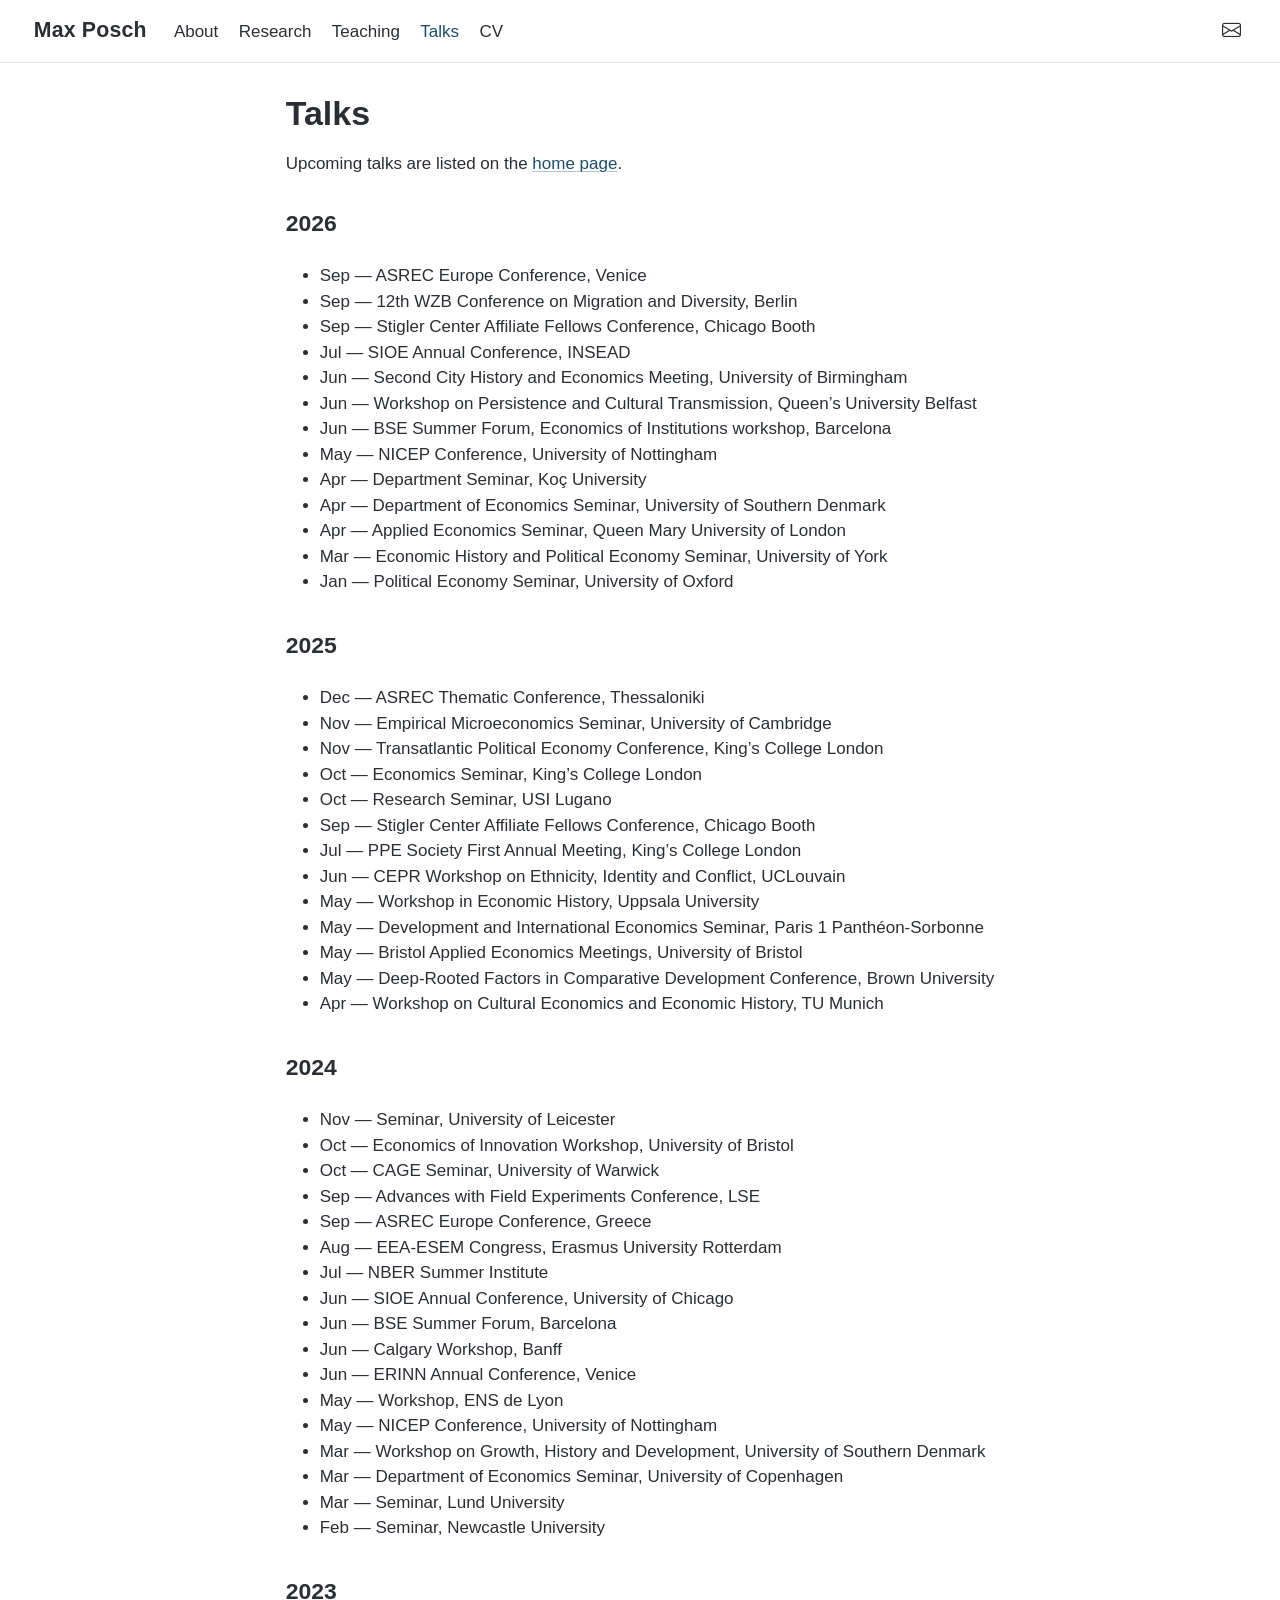
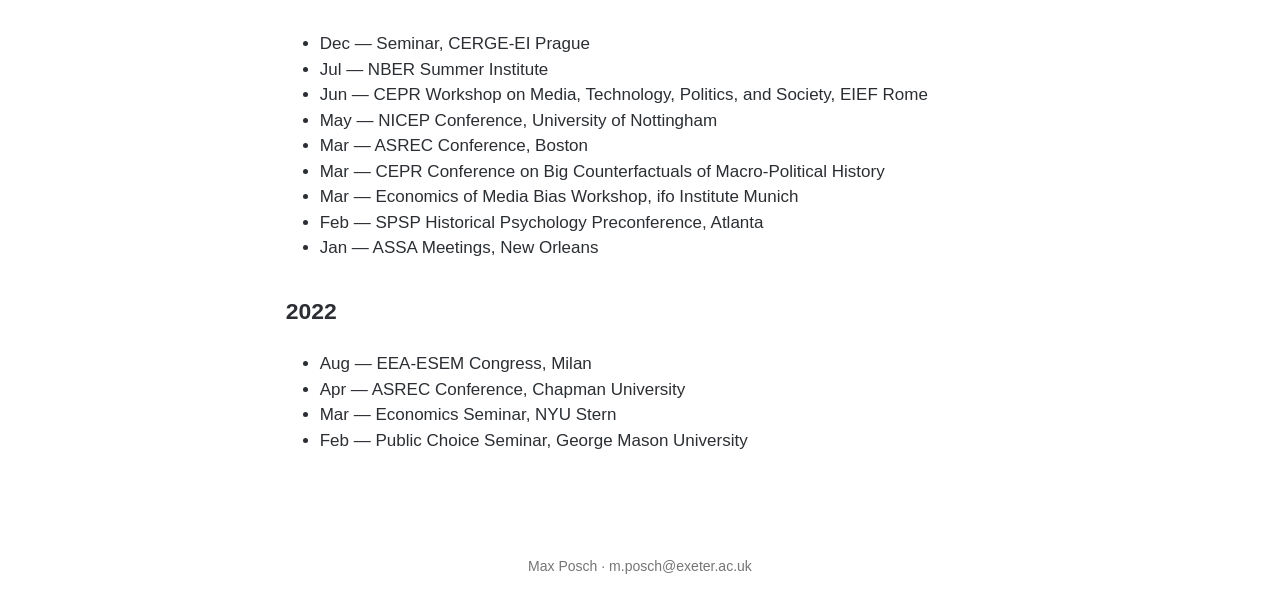
<file: docs/talks.html>
<!DOCTYPE html>
<html xmlns="http://www.w3.org/1999/xhtml" lang="en" xml:lang="en"><head>

<meta charset="utf-8">
<meta name="generator" content="quarto-1.8.25">

<meta name="viewport" content="width=device-width, initial-scale=1.0, user-scalable=yes">


<title>Talks – Max Posch</title>
<style>
code{white-space: pre-wrap;}
span.smallcaps{font-variant: small-caps;}
div.columns{display: flex; gap: min(4vw, 1.5em);}
div.column{flex: auto; overflow-x: auto;}
div.hanging-indent{margin-left: 1.5em; text-indent: -1.5em;}
ul.task-list{list-style: none;}
ul.task-list li input[type="checkbox"] {
  width: 0.8em;
  margin: 0 0.8em 0.2em -1em; /* quarto-specific, see https://github.com/quarto-dev/quarto-cli/issues/4556 */ 
  vertical-align: middle;
}
</style>


<script src="site_libs/quarto-nav/quarto-nav.js"></script>
<script src="site_libs/quarto-nav/headroom.min.js"></script>
<script src="site_libs/clipboard/clipboard.min.js"></script>
<script src="site_libs/quarto-html/quarto.js" type="module"></script>
<script src="site_libs/quarto-html/tabsets/tabsets.js" type="module"></script>
<script src="site_libs/quarto-html/axe/axe-check.js" type="module"></script>
<script src="site_libs/quarto-html/popper.min.js"></script>
<script src="site_libs/quarto-html/tippy.umd.min.js"></script>
<script src="site_libs/quarto-html/anchor.min.js"></script>
<link href="site_libs/quarto-html/tippy.css" rel="stylesheet">
<link href="site_libs/quarto-html/quarto-syntax-highlighting-7b89279ff1a6dce999919e0e67d4d9ec.css" rel="stylesheet" id="quarto-text-highlighting-styles">
<script src="site_libs/bootstrap/bootstrap.min.js"></script>
<link href="site_libs/bootstrap/bootstrap-icons.css" rel="stylesheet">
<link href="site_libs/bootstrap/bootstrap-dfa53d4c7929cd5eeee5449d216fe25d.min.css" rel="stylesheet" append-hash="true" id="quarto-bootstrap" data-mode="light">
<script id="quarto-search-options" type="application/json">{
  "language": {
    "search-no-results-text": "No results",
    "search-matching-documents-text": "matching documents",
    "search-copy-link-title": "Copy link to search",
    "search-hide-matches-text": "Hide additional matches",
    "search-more-match-text": "more match in this document",
    "search-more-matches-text": "more matches in this document",
    "search-clear-button-title": "Clear",
    "search-text-placeholder": "",
    "search-detached-cancel-button-title": "Cancel",
    "search-submit-button-title": "Submit",
    "search-label": "Search"
  }
}</script>


</head>

<body class="nav-fixed fullcontent quarto-light">

<div id="quarto-search-results"></div>
  <header id="quarto-header" class="headroom fixed-top">
    <nav class="navbar navbar-expand-lg " data-bs-theme="dark">
      <div class="navbar-container container-fluid">
      <div class="navbar-brand-container mx-auto">
    <a href="./index.html" class="navbar-brand navbar-brand-logo">
    </a>
    <a class="navbar-brand" href="./index.html">
    <span class="navbar-title">Max Posch</span>
    </a>
  </div>
          <button class="navbar-toggler" type="button" data-bs-toggle="collapse" data-bs-target="#navbarCollapse" aria-controls="navbarCollapse" role="menu" aria-expanded="false" aria-label="Toggle navigation" onclick="if (window.quartoToggleHeadroom) { window.quartoToggleHeadroom(); }">
  <span class="navbar-toggler-icon"></span>
</button>
          <div class="collapse navbar-collapse" id="navbarCollapse">
            <ul class="navbar-nav navbar-nav-scroll me-auto">
  <li class="nav-item">
    <a class="nav-link" href="./index.html"> 
<span class="menu-text">About</span></a>
  </li>  
  <li class="nav-item">
    <a class="nav-link" href="./research.html"> 
<span class="menu-text">Research</span></a>
  </li>  
  <li class="nav-item">
    <a class="nav-link" href="./teaching.html"> 
<span class="menu-text">Teaching</span></a>
  </li>  
  <li class="nav-item">
    <a class="nav-link active" href="./talks.html" aria-current="page"> 
<span class="menu-text">Talks</span></a>
  </li>  
  <li class="nav-item">
    <a class="nav-link" href="./files/CV-Max-Posch.pdf" target="_blank"> 
<span class="menu-text">CV</span></a>
  </li>  
</ul>
            <ul class="navbar-nav navbar-nav-scroll ms-auto">
  <li class="nav-item compact">
    <a class="nav-link" href="mailto:m.posch@exeter.ac.uk"> <i class="bi bi-envelope" role="img" aria-label="Email">
</i> 
<span class="menu-text"></span></a>
  </li>  
</ul>
          </div> <!-- /navcollapse -->
            <div class="quarto-navbar-tools">
</div>
      </div> <!-- /container-fluid -->
    </nav>
</header>
<!-- content -->
<div id="quarto-content" class="quarto-container page-columns page-rows-contents page-layout-article page-navbar">
<!-- sidebar -->
<!-- margin-sidebar -->
    
<!-- main -->
<main class="content" id="quarto-document-content">

<header id="title-block-header" class="quarto-title-block default">
<div class="quarto-title">
<h1 class="title">Talks</h1>
</div>



<div class="quarto-title-meta">

    
  
    
  </div>
  


</header>


<!-- 2025–26 from email records (confirmed by Max, Aug 2026); earlier years
     from CV (Apr 2026). Excluded per Max's review: Templeton proposal
     workshop, internal Exeter seminar, ERINN Venice 2025 (attendance
     unconfirmed). -->
<p>Upcoming talks are listed on the <a href="./index.html">home page</a>.</p>
<section id="section" class="level2">
<h2 class="anchored" data-anchor-id="section">2026</h2>
<ul>
<li>Sep — ASREC Europe Conference, Venice</li>
<li>Sep — 12th WZB Conference on Migration and Diversity, Berlin</li>
<li>Sep — Stigler Center Affiliate Fellows Conference, Chicago Booth</li>
<li>Jul — SIOE Annual Conference, INSEAD</li>
<li>Jun — Second City History and Economics Meeting, University of Birmingham</li>
<li>Jun — Workshop on Persistence and Cultural Transmission, Queen’s University Belfast</li>
<li>Jun — BSE Summer Forum, Economics of Institutions workshop, Barcelona</li>
<li>May — NICEP Conference, University of Nottingham</li>
<li>Apr — Department Seminar, Koç University</li>
<li>Apr — Department of Economics Seminar, University of Southern Denmark</li>
<li>Apr — Applied Economics Seminar, Queen Mary University of London</li>
<li>Mar — Economic History and Political Economy Seminar, University of York</li>
<li>Jan — Political Economy Seminar, University of Oxford</li>
</ul>
</section>
<section id="section-1" class="level2">
<h2 class="anchored" data-anchor-id="section-1">2025</h2>
<ul>
<li>Dec — ASREC Thematic Conference, Thessaloniki</li>
<li>Nov — Empirical Microeconomics Seminar, University of Cambridge</li>
<li>Nov — Transatlantic Political Economy Conference, King’s College London</li>
<li>Oct — Economics Seminar, King’s College London</li>
<li>Oct — Research Seminar, USI Lugano</li>
<li>Sep — Stigler Center Affiliate Fellows Conference, Chicago Booth</li>
<li>Jul — PPE Society First Annual Meeting, King’s College London</li>
<li>Jun — CEPR Workshop on Ethnicity, Identity and Conflict, UCLouvain</li>
<li>May — Workshop in Economic History, Uppsala University</li>
<li>May — Development and International Economics Seminar, Paris 1 Panthéon-Sorbonne</li>
<li>May — Bristol Applied Economics Meetings, University of Bristol</li>
<li>May — Deep-Rooted Factors in Comparative Development Conference, Brown University</li>
<li>Apr — Workshop on Cultural Economics and Economic History, TU Munich</li>
</ul>
</section>
<section id="section-2" class="level2">
<h2 class="anchored" data-anchor-id="section-2">2024</h2>
<ul>
<li>Nov — Seminar, University of Leicester</li>
<li>Oct — Economics of Innovation Workshop, University of Bristol</li>
<li>Oct — CAGE Seminar, University of Warwick</li>
<li>Sep — Advances with Field Experiments Conference, LSE</li>
<li>Sep — ASREC Europe Conference, Greece</li>
<li>Aug — EEA-ESEM Congress, Erasmus University Rotterdam</li>
<li>Jul — NBER Summer Institute</li>
<li>Jun — SIOE Annual Conference, University of Chicago</li>
<li>Jun — BSE Summer Forum, Barcelona</li>
<li>Jun — Calgary Workshop, Banff</li>
<li>Jun — ERINN Annual Conference, Venice</li>
<li>May — Workshop, ENS de Lyon</li>
<li>May — NICEP Conference, University of Nottingham</li>
<li>Mar — Workshop on Growth, History and Development, University of Southern Denmark</li>
<li>Mar — Department of Economics Seminar, University of Copenhagen</li>
<li>Mar — Seminar, Lund University</li>
<li>Feb — Seminar, Newcastle University</li>
</ul>
</section>
<section id="section-3" class="level2">
<h2 class="anchored" data-anchor-id="section-3">2023</h2>
<ul>
<li>Dec — Seminar, CERGE-EI Prague</li>
<li>Jul — NBER Summer Institute</li>
<li>Jun — CEPR Workshop on Media, Technology, Politics, and Society, EIEF Rome</li>
<li>May — NICEP Conference, University of Nottingham</li>
<li>Mar — ASREC Conference, Boston</li>
<li>Mar — CEPR Conference on Big Counterfactuals of Macro-Political History</li>
<li>Mar — Economics of Media Bias Workshop, ifo Institute Munich</li>
<li>Feb — SPSP Historical Psychology Preconference, Atlanta</li>
<li>Jan — ASSA Meetings, New Orleans</li>
</ul>
</section>
<section id="section-4" class="level2">
<h2 class="anchored" data-anchor-id="section-4">2022</h2>
<ul>
<li>Aug — EEA-ESEM Congress, Milan</li>
<li>Apr — ASREC Conference, Chapman University</li>
<li>Mar — Economics Seminar, NYU Stern</li>
<li>Feb — Public Choice Seminar, George Mason University</li>
</ul>


</section>

</main> <!-- /main -->
<script id="quarto-html-after-body" type="application/javascript">
  window.document.addEventListener("DOMContentLoaded", function (event) {
    const icon = "";
    const anchorJS = new window.AnchorJS();
    anchorJS.options = {
      placement: 'right',
      icon: icon
    };
    anchorJS.add('.anchored');
    const isCodeAnnotation = (el) => {
      for (const clz of el.classList) {
        if (clz.startsWith('code-annotation-')) {                     
          return true;
        }
      }
      return false;
    }
    const onCopySuccess = function(e) {
      // button target
      const button = e.trigger;
      // don't keep focus
      button.blur();
      // flash "checked"
      button.classList.add('code-copy-button-checked');
      var currentTitle = button.getAttribute("title");
      button.setAttribute("title", "Copied!");
      let tooltip;
      if (window.bootstrap) {
        button.setAttribute("data-bs-toggle", "tooltip");
        button.setAttribute("data-bs-placement", "left");
        button.setAttribute("data-bs-title", "Copied!");
        tooltip = new bootstrap.Tooltip(button, 
          { trigger: "manual", 
            customClass: "code-copy-button-tooltip",
            offset: [0, -8]});
        tooltip.show();    
      }
      setTimeout(function() {
        if (tooltip) {
          tooltip.hide();
          button.removeAttribute("data-bs-title");
          button.removeAttribute("data-bs-toggle");
          button.removeAttribute("data-bs-placement");
        }
        button.setAttribute("title", currentTitle);
        button.classList.remove('code-copy-button-checked');
      }, 1000);
      // clear code selection
      e.clearSelection();
    }
    const getTextToCopy = function(trigger) {
      const outerScaffold = trigger.parentElement.cloneNode(true);
      const codeEl = outerScaffold.querySelector('code');
      for (const childEl of codeEl.children) {
        if (isCodeAnnotation(childEl)) {
          childEl.remove();
        }
      }
      return codeEl.innerText;
    }
    const clipboard = new window.ClipboardJS('.code-copy-button:not([data-in-quarto-modal])', {
      text: getTextToCopy
    });
    clipboard.on('success', onCopySuccess);
    if (window.document.getElementById('quarto-embedded-source-code-modal')) {
      const clipboardModal = new window.ClipboardJS('.code-copy-button[data-in-quarto-modal]', {
        text: getTextToCopy,
        container: window.document.getElementById('quarto-embedded-source-code-modal')
      });
      clipboardModal.on('success', onCopySuccess);
    }
      var localhostRegex = new RegExp(/^(?:http|https):\/\/localhost\:?[0-9]*\//);
      var mailtoRegex = new RegExp(/^mailto:/);
        var filterRegex = new RegExp('/' + window.location.host + '/');
      var isInternal = (href) => {
          return filterRegex.test(href) || localhostRegex.test(href) || mailtoRegex.test(href);
      }
      // Inspect non-navigation links and adorn them if external
     var links = window.document.querySelectorAll('a[href]:not(.nav-link):not(.navbar-brand):not(.toc-action):not(.sidebar-link):not(.sidebar-item-toggle):not(.pagination-link):not(.no-external):not([aria-hidden]):not(.dropdown-item):not(.quarto-navigation-tool):not(.about-link)');
      for (var i=0; i<links.length; i++) {
        const link = links[i];
        if (!isInternal(link.href)) {
          // undo the damage that might have been done by quarto-nav.js in the case of
          // links that we want to consider external
          if (link.dataset.originalHref !== undefined) {
            link.href = link.dataset.originalHref;
          }
            // target, if specified
            link.setAttribute("target", "_blank");
            if (link.getAttribute("rel") === null) {
              link.setAttribute("rel", "noopener");
            }
        }
      }
    function tippyHover(el, contentFn, onTriggerFn, onUntriggerFn) {
      const config = {
        allowHTML: true,
        maxWidth: 500,
        delay: 100,
        arrow: false,
        appendTo: function(el) {
            return el.parentElement;
        },
        interactive: true,
        interactiveBorder: 10,
        theme: 'quarto',
        placement: 'bottom-start',
      };
      if (contentFn) {
        config.content = contentFn;
      }
      if (onTriggerFn) {
        config.onTrigger = onTriggerFn;
      }
      if (onUntriggerFn) {
        config.onUntrigger = onUntriggerFn;
      }
      window.tippy(el, config); 
    }
    const noterefs = window.document.querySelectorAll('a[role="doc-noteref"]');
    for (var i=0; i<noterefs.length; i++) {
      const ref = noterefs[i];
      tippyHover(ref, function() {
        // use id or data attribute instead here
        let href = ref.getAttribute('data-footnote-href') || ref.getAttribute('href');
        try { href = new URL(href).hash; } catch {}
        const id = href.replace(/^#\/?/, "");
        const note = window.document.getElementById(id);
        if (note) {
          return note.innerHTML;
        } else {
          return "";
        }
      });
    }
    const xrefs = window.document.querySelectorAll('a.quarto-xref');
    const processXRef = (id, note) => {
      // Strip column container classes
      const stripColumnClz = (el) => {
        el.classList.remove("page-full", "page-columns");
        if (el.children) {
          for (const child of el.children) {
            stripColumnClz(child);
          }
        }
      }
      stripColumnClz(note)
      if (id === null || id.startsWith('sec-')) {
        // Special case sections, only their first couple elements
        const container = document.createElement("div");
        if (note.children && note.children.length > 2) {
          container.appendChild(note.children[0].cloneNode(true));
          for (let i = 1; i < note.children.length; i++) {
            const child = note.children[i];
            if (child.tagName === "P" && child.innerText === "") {
              continue;
            } else {
              container.appendChild(child.cloneNode(true));
              break;
            }
          }
          if (window.Quarto?.typesetMath) {
            window.Quarto.typesetMath(container);
          }
          return container.innerHTML
        } else {
          if (window.Quarto?.typesetMath) {
            window.Quarto.typesetMath(note);
          }
          return note.innerHTML;
        }
      } else {
        // Remove any anchor links if they are present
        const anchorLink = note.querySelector('a.anchorjs-link');
        if (anchorLink) {
          anchorLink.remove();
        }
        if (window.Quarto?.typesetMath) {
          window.Quarto.typesetMath(note);
        }
        if (note.classList.contains("callout")) {
          return note.outerHTML;
        } else {
          return note.innerHTML;
        }
      }
    }
    for (var i=0; i<xrefs.length; i++) {
      const xref = xrefs[i];
      tippyHover(xref, undefined, function(instance) {
        instance.disable();
        let url = xref.getAttribute('href');
        let hash = undefined; 
        if (url.startsWith('#')) {
          hash = url;
        } else {
          try { hash = new URL(url).hash; } catch {}
        }
        if (hash) {
          const id = hash.replace(/^#\/?/, "");
          const note = window.document.getElementById(id);
          if (note !== null) {
            try {
              const html = processXRef(id, note.cloneNode(true));
              instance.setContent(html);
            } finally {
              instance.enable();
              instance.show();
            }
          } else {
            // See if we can fetch this
            fetch(url.split('#')[0])
            .then(res => res.text())
            .then(html => {
              const parser = new DOMParser();
              const htmlDoc = parser.parseFromString(html, "text/html");
              const note = htmlDoc.getElementById(id);
              if (note !== null) {
                const html = processXRef(id, note);
                instance.setContent(html);
              } 
            }).finally(() => {
              instance.enable();
              instance.show();
            });
          }
        } else {
          // See if we can fetch a full url (with no hash to target)
          // This is a special case and we should probably do some content thinning / targeting
          fetch(url)
          .then(res => res.text())
          .then(html => {
            const parser = new DOMParser();
            const htmlDoc = parser.parseFromString(html, "text/html");
            const note = htmlDoc.querySelector('main.content');
            if (note !== null) {
              // This should only happen for chapter cross references
              // (since there is no id in the URL)
              // remove the first header
              if (note.children.length > 0 && note.children[0].tagName === "HEADER") {
                note.children[0].remove();
              }
              const html = processXRef(null, note);
              instance.setContent(html);
            } 
          }).finally(() => {
            instance.enable();
            instance.show();
          });
        }
      }, function(instance) {
      });
    }
        let selectedAnnoteEl;
        const selectorForAnnotation = ( cell, annotation) => {
          let cellAttr = 'data-code-cell="' + cell + '"';
          let lineAttr = 'data-code-annotation="' +  annotation + '"';
          const selector = 'span[' + cellAttr + '][' + lineAttr + ']';
          return selector;
        }
        const selectCodeLines = (annoteEl) => {
          const doc = window.document;
          const targetCell = annoteEl.getAttribute("data-target-cell");
          const targetAnnotation = annoteEl.getAttribute("data-target-annotation");
          const annoteSpan = window.document.querySelector(selectorForAnnotation(targetCell, targetAnnotation));
          const lines = annoteSpan.getAttribute("data-code-lines").split(",");
          const lineIds = lines.map((line) => {
            return targetCell + "-" + line;
          })
          let top = null;
          let height = null;
          let parent = null;
          if (lineIds.length > 0) {
              //compute the position of the single el (top and bottom and make a div)
              const el = window.document.getElementById(lineIds[0]);
              top = el.offsetTop;
              height = el.offsetHeight;
              parent = el.parentElement.parentElement;
            if (lineIds.length > 1) {
              const lastEl = window.document.getElementById(lineIds[lineIds.length - 1]);
              const bottom = lastEl.offsetTop + lastEl.offsetHeight;
              height = bottom - top;
            }
            if (top !== null && height !== null && parent !== null) {
              // cook up a div (if necessary) and position it 
              let div = window.document.getElementById("code-annotation-line-highlight");
              if (div === null) {
                div = window.document.createElement("div");
                div.setAttribute("id", "code-annotation-line-highlight");
                div.style.position = 'absolute';
                parent.appendChild(div);
              }
              div.style.top = top - 2 + "px";
              div.style.height = height + 4 + "px";
              div.style.left = 0;
              let gutterDiv = window.document.getElementById("code-annotation-line-highlight-gutter");
              if (gutterDiv === null) {
                gutterDiv = window.document.createElement("div");
                gutterDiv.setAttribute("id", "code-annotation-line-highlight-gutter");
                gutterDiv.style.position = 'absolute';
                const codeCell = window.document.getElementById(targetCell);
                const gutter = codeCell.querySelector('.code-annotation-gutter');
                gutter.appendChild(gutterDiv);
              }
              gutterDiv.style.top = top - 2 + "px";
              gutterDiv.style.height = height + 4 + "px";
            }
            selectedAnnoteEl = annoteEl;
          }
        };
        const unselectCodeLines = () => {
          const elementsIds = ["code-annotation-line-highlight", "code-annotation-line-highlight-gutter"];
          elementsIds.forEach((elId) => {
            const div = window.document.getElementById(elId);
            if (div) {
              div.remove();
            }
          });
          selectedAnnoteEl = undefined;
        };
          // Handle positioning of the toggle
      window.addEventListener(
        "resize",
        throttle(() => {
          elRect = undefined;
          if (selectedAnnoteEl) {
            selectCodeLines(selectedAnnoteEl);
          }
        }, 10)
      );
      function throttle(fn, ms) {
      let throttle = false;
      let timer;
        return (...args) => {
          if(!throttle) { // first call gets through
              fn.apply(this, args);
              throttle = true;
          } else { // all the others get throttled
              if(timer) clearTimeout(timer); // cancel #2
              timer = setTimeout(() => {
                fn.apply(this, args);
                timer = throttle = false;
              }, ms);
          }
        };
      }
        // Attach click handler to the DT
        const annoteDls = window.document.querySelectorAll('dt[data-target-cell]');
        for (const annoteDlNode of annoteDls) {
          annoteDlNode.addEventListener('click', (event) => {
            const clickedEl = event.target;
            if (clickedEl !== selectedAnnoteEl) {
              unselectCodeLines();
              const activeEl = window.document.querySelector('dt[data-target-cell].code-annotation-active');
              if (activeEl) {
                activeEl.classList.remove('code-annotation-active');
              }
              selectCodeLines(clickedEl);
              clickedEl.classList.add('code-annotation-active');
            } else {
              // Unselect the line
              unselectCodeLines();
              clickedEl.classList.remove('code-annotation-active');
            }
          });
        }
    const findCites = (el) => {
      const parentEl = el.parentElement;
      if (parentEl) {
        const cites = parentEl.dataset.cites;
        if (cites) {
          return {
            el,
            cites: cites.split(' ')
          };
        } else {
          return findCites(el.parentElement)
        }
      } else {
        return undefined;
      }
    };
    var bibliorefs = window.document.querySelectorAll('a[role="doc-biblioref"]');
    for (var i=0; i<bibliorefs.length; i++) {
      const ref = bibliorefs[i];
      const citeInfo = findCites(ref);
      if (citeInfo) {
        tippyHover(citeInfo.el, function() {
          var popup = window.document.createElement('div');
          citeInfo.cites.forEach(function(cite) {
            var citeDiv = window.document.createElement('div');
            citeDiv.classList.add('hanging-indent');
            citeDiv.classList.add('csl-entry');
            var biblioDiv = window.document.getElementById('ref-' + cite);
            if (biblioDiv) {
              citeDiv.innerHTML = biblioDiv.innerHTML;
            }
            popup.appendChild(citeDiv);
          });
          return popup.innerHTML;
        });
      }
    }
  });
  </script>
</div> <!-- /content -->
<footer class="footer">
  <div class="nav-footer">
    <div class="nav-footer-left">
      &nbsp;
    </div>   
    <div class="nav-footer-center">
<p>Max Posch · m.posch@exeter.ac.uk</p>
</div>
    <div class="nav-footer-right">
      &nbsp;
    </div>
  </div>
</footer>




</body></html>
</file>
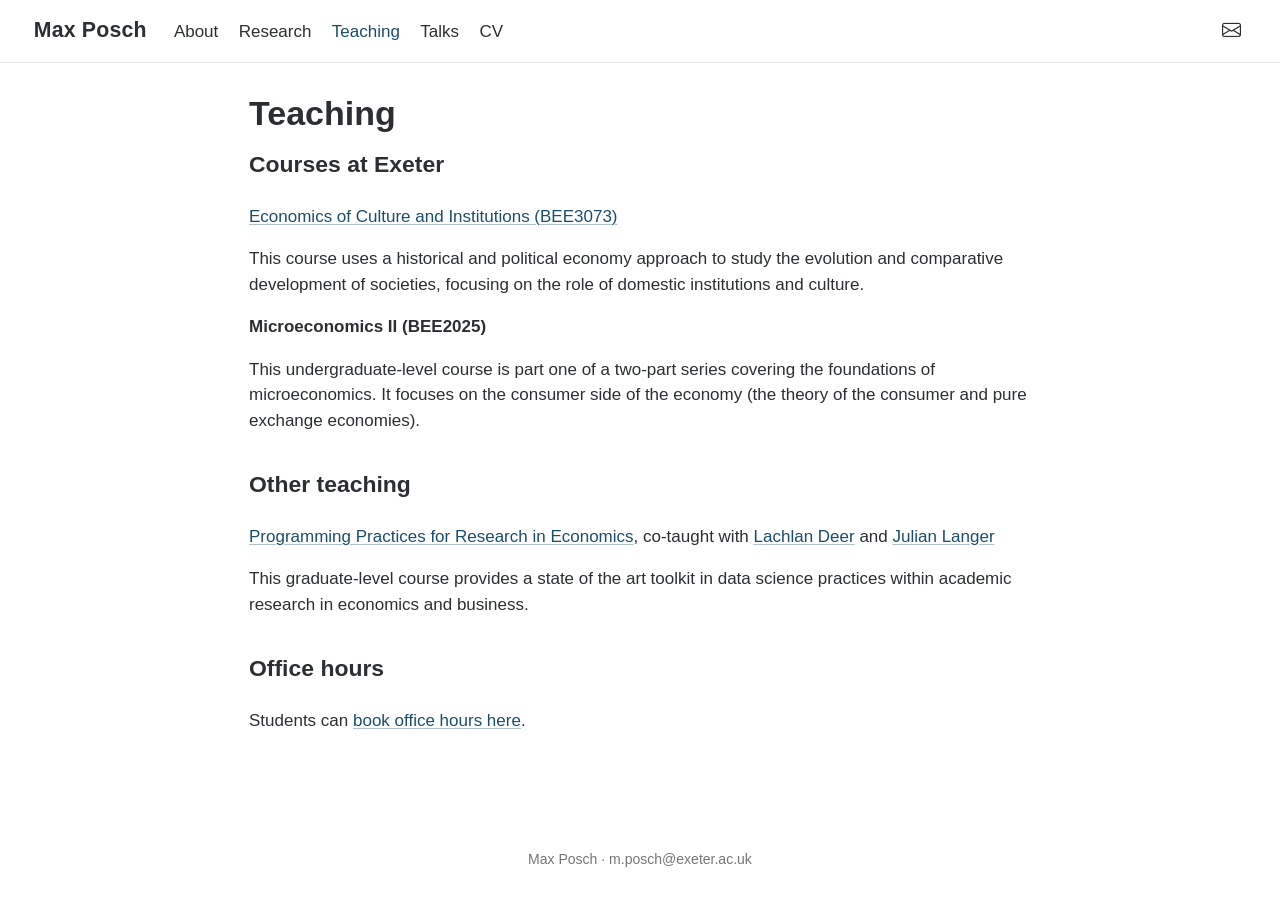
<file: docs/teaching.html>
<!DOCTYPE html>
<html xmlns="http://www.w3.org/1999/xhtml" lang="en" xml:lang="en"><head>

<meta charset="utf-8">
<meta name="generator" content="quarto-1.8.25">

<meta name="viewport" content="width=device-width, initial-scale=1.0, user-scalable=yes">


<title>Teaching – Max Posch</title>
<style>
code{white-space: pre-wrap;}
span.smallcaps{font-variant: small-caps;}
div.columns{display: flex; gap: min(4vw, 1.5em);}
div.column{flex: auto; overflow-x: auto;}
div.hanging-indent{margin-left: 1.5em; text-indent: -1.5em;}
ul.task-list{list-style: none;}
ul.task-list li input[type="checkbox"] {
  width: 0.8em;
  margin: 0 0.8em 0.2em -1em; /* quarto-specific, see https://github.com/quarto-dev/quarto-cli/issues/4556 */ 
  vertical-align: middle;
}
</style>


<script src="site_libs/quarto-nav/quarto-nav.js"></script>
<script src="site_libs/quarto-nav/headroom.min.js"></script>
<script src="site_libs/clipboard/clipboard.min.js"></script>
<script src="site_libs/quarto-html/quarto.js" type="module"></script>
<script src="site_libs/quarto-html/tabsets/tabsets.js" type="module"></script>
<script src="site_libs/quarto-html/axe/axe-check.js" type="module"></script>
<script src="site_libs/quarto-html/popper.min.js"></script>
<script src="site_libs/quarto-html/tippy.umd.min.js"></script>
<script src="site_libs/quarto-html/anchor.min.js"></script>
<link href="site_libs/quarto-html/tippy.css" rel="stylesheet">
<link href="site_libs/quarto-html/quarto-syntax-highlighting-7b89279ff1a6dce999919e0e67d4d9ec.css" rel="stylesheet" id="quarto-text-highlighting-styles">
<script src="site_libs/bootstrap/bootstrap.min.js"></script>
<link href="site_libs/bootstrap/bootstrap-icons.css" rel="stylesheet">
<link href="site_libs/bootstrap/bootstrap-dfa53d4c7929cd5eeee5449d216fe25d.min.css" rel="stylesheet" append-hash="true" id="quarto-bootstrap" data-mode="light">
<script id="quarto-search-options" type="application/json">{
  "language": {
    "search-no-results-text": "No results",
    "search-matching-documents-text": "matching documents",
    "search-copy-link-title": "Copy link to search",
    "search-hide-matches-text": "Hide additional matches",
    "search-more-match-text": "more match in this document",
    "search-more-matches-text": "more matches in this document",
    "search-clear-button-title": "Clear",
    "search-text-placeholder": "",
    "search-detached-cancel-button-title": "Cancel",
    "search-submit-button-title": "Submit",
    "search-label": "Search"
  }
}</script>


</head>

<body class="nav-fixed fullcontent quarto-light">

<div id="quarto-search-results"></div>
  <header id="quarto-header" class="headroom fixed-top">
    <nav class="navbar navbar-expand-lg " data-bs-theme="dark">
      <div class="navbar-container container-fluid">
      <div class="navbar-brand-container mx-auto">
    <a href="./index.html" class="navbar-brand navbar-brand-logo">
    </a>
    <a class="navbar-brand" href="./index.html">
    <span class="navbar-title">Max Posch</span>
    </a>
  </div>
          <button class="navbar-toggler" type="button" data-bs-toggle="collapse" data-bs-target="#navbarCollapse" aria-controls="navbarCollapse" role="menu" aria-expanded="false" aria-label="Toggle navigation" onclick="if (window.quartoToggleHeadroom) { window.quartoToggleHeadroom(); }">
  <span class="navbar-toggler-icon"></span>
</button>
          <div class="collapse navbar-collapse" id="navbarCollapse">
            <ul class="navbar-nav navbar-nav-scroll me-auto">
  <li class="nav-item">
    <a class="nav-link" href="./index.html"> 
<span class="menu-text">About</span></a>
  </li>  
  <li class="nav-item">
    <a class="nav-link" href="./research.html"> 
<span class="menu-text">Research</span></a>
  </li>  
  <li class="nav-item">
    <a class="nav-link active" href="./teaching.html" aria-current="page"> 
<span class="menu-text">Teaching</span></a>
  </li>  
  <li class="nav-item">
    <a class="nav-link" href="./talks.html"> 
<span class="menu-text">Talks</span></a>
  </li>  
  <li class="nav-item">
    <a class="nav-link" href="./files/CV-Max-Posch.pdf" target="_blank"> 
<span class="menu-text">CV</span></a>
  </li>  
</ul>
            <ul class="navbar-nav navbar-nav-scroll ms-auto">
  <li class="nav-item compact">
    <a class="nav-link" href="mailto:m.posch@exeter.ac.uk"> <i class="bi bi-envelope" role="img" aria-label="Email">
</i> 
<span class="menu-text"></span></a>
  </li>  
</ul>
          </div> <!-- /navcollapse -->
            <div class="quarto-navbar-tools">
</div>
      </div> <!-- /container-fluid -->
    </nav>
</header>
<!-- content -->
<div id="quarto-content" class="quarto-container page-columns page-rows-contents page-layout-article page-navbar">
<!-- sidebar -->
<!-- margin-sidebar -->
    
<!-- main -->
<main class="content" id="quarto-document-content">

<header id="title-block-header" class="quarto-title-block default">
<div class="quarto-title">
<h1 class="title">Teaching</h1>
</div>



<div class="quarto-title-meta">

    
  
    
  </div>
  


</header>


<section id="courses-at-exeter" class="level2">
<h2 class="anchored" data-anchor-id="courses-at-exeter">Courses at Exeter</h2>
<p><strong><a href="https://ele.exeter.ac.uk/course/view.php?id=23512">Economics of Culture and Institutions (BEE3073)</a></strong></p>
<p>This course uses a historical and political economy approach to study the evolution and comparative development of societies, focusing on the role of domestic institutions and culture.</p>
<p><strong>Microeconomics II (BEE2025)</strong></p>
<p>This undergraduate-level course is part one of a two-part series covering the foundations of microeconomics. It focuses on the consumer side of the economy (the theory of the consumer and pure exchange economies).</p>
</section>
<section id="other-teaching" class="level2">
<h2 class="anchored" data-anchor-id="other-teaching">Other teaching</h2>
<p><strong><a href="https://pp4rs.github.io/">Programming Practices for Research in Economics</a></strong>, co-taught with <a href="https://lachlandeer.github.io">Lachlan Deer</a> and <a href="https://www.julianlanger.org/">Julian Langer</a></p>
<p>This graduate-level course provides a state of the art toolkit in data science practices within academic research in economics and business.</p>
</section>
<section id="office-hours" class="level2">
<h2 class="anchored" data-anchor-id="office-hours">Office hours</h2>
<p>Students can <a href="https://outlook.office.com/bookwithme/user/2466f2ce05844401984e8b0357da460c@exeter.ac.uk/meetingtype/6z4CGyyeJk2KmWbJnPrAOA2?anonymous&amp;ep=mlink">book office hours here</a>.</p>


</section>

</main> <!-- /main -->
<script id="quarto-html-after-body" type="application/javascript">
  window.document.addEventListener("DOMContentLoaded", function (event) {
    const icon = "";
    const anchorJS = new window.AnchorJS();
    anchorJS.options = {
      placement: 'right',
      icon: icon
    };
    anchorJS.add('.anchored');
    const isCodeAnnotation = (el) => {
      for (const clz of el.classList) {
        if (clz.startsWith('code-annotation-')) {                     
          return true;
        }
      }
      return false;
    }
    const onCopySuccess = function(e) {
      // button target
      const button = e.trigger;
      // don't keep focus
      button.blur();
      // flash "checked"
      button.classList.add('code-copy-button-checked');
      var currentTitle = button.getAttribute("title");
      button.setAttribute("title", "Copied!");
      let tooltip;
      if (window.bootstrap) {
        button.setAttribute("data-bs-toggle", "tooltip");
        button.setAttribute("data-bs-placement", "left");
        button.setAttribute("data-bs-title", "Copied!");
        tooltip = new bootstrap.Tooltip(button, 
          { trigger: "manual", 
            customClass: "code-copy-button-tooltip",
            offset: [0, -8]});
        tooltip.show();    
      }
      setTimeout(function() {
        if (tooltip) {
          tooltip.hide();
          button.removeAttribute("data-bs-title");
          button.removeAttribute("data-bs-toggle");
          button.removeAttribute("data-bs-placement");
        }
        button.setAttribute("title", currentTitle);
        button.classList.remove('code-copy-button-checked');
      }, 1000);
      // clear code selection
      e.clearSelection();
    }
    const getTextToCopy = function(trigger) {
      const outerScaffold = trigger.parentElement.cloneNode(true);
      const codeEl = outerScaffold.querySelector('code');
      for (const childEl of codeEl.children) {
        if (isCodeAnnotation(childEl)) {
          childEl.remove();
        }
      }
      return codeEl.innerText;
    }
    const clipboard = new window.ClipboardJS('.code-copy-button:not([data-in-quarto-modal])', {
      text: getTextToCopy
    });
    clipboard.on('success', onCopySuccess);
    if (window.document.getElementById('quarto-embedded-source-code-modal')) {
      const clipboardModal = new window.ClipboardJS('.code-copy-button[data-in-quarto-modal]', {
        text: getTextToCopy,
        container: window.document.getElementById('quarto-embedded-source-code-modal')
      });
      clipboardModal.on('success', onCopySuccess);
    }
      var localhostRegex = new RegExp(/^(?:http|https):\/\/localhost\:?[0-9]*\//);
      var mailtoRegex = new RegExp(/^mailto:/);
        var filterRegex = new RegExp('/' + window.location.host + '/');
      var isInternal = (href) => {
          return filterRegex.test(href) || localhostRegex.test(href) || mailtoRegex.test(href);
      }
      // Inspect non-navigation links and adorn them if external
     var links = window.document.querySelectorAll('a[href]:not(.nav-link):not(.navbar-brand):not(.toc-action):not(.sidebar-link):not(.sidebar-item-toggle):not(.pagination-link):not(.no-external):not([aria-hidden]):not(.dropdown-item):not(.quarto-navigation-tool):not(.about-link)');
      for (var i=0; i<links.length; i++) {
        const link = links[i];
        if (!isInternal(link.href)) {
          // undo the damage that might have been done by quarto-nav.js in the case of
          // links that we want to consider external
          if (link.dataset.originalHref !== undefined) {
            link.href = link.dataset.originalHref;
          }
            // target, if specified
            link.setAttribute("target", "_blank");
            if (link.getAttribute("rel") === null) {
              link.setAttribute("rel", "noopener");
            }
        }
      }
    function tippyHover(el, contentFn, onTriggerFn, onUntriggerFn) {
      const config = {
        allowHTML: true,
        maxWidth: 500,
        delay: 100,
        arrow: false,
        appendTo: function(el) {
            return el.parentElement;
        },
        interactive: true,
        interactiveBorder: 10,
        theme: 'quarto',
        placement: 'bottom-start',
      };
      if (contentFn) {
        config.content = contentFn;
      }
      if (onTriggerFn) {
        config.onTrigger = onTriggerFn;
      }
      if (onUntriggerFn) {
        config.onUntrigger = onUntriggerFn;
      }
      window.tippy(el, config); 
    }
    const noterefs = window.document.querySelectorAll('a[role="doc-noteref"]');
    for (var i=0; i<noterefs.length; i++) {
      const ref = noterefs[i];
      tippyHover(ref, function() {
        // use id or data attribute instead here
        let href = ref.getAttribute('data-footnote-href') || ref.getAttribute('href');
        try { href = new URL(href).hash; } catch {}
        const id = href.replace(/^#\/?/, "");
        const note = window.document.getElementById(id);
        if (note) {
          return note.innerHTML;
        } else {
          return "";
        }
      });
    }
    const xrefs = window.document.querySelectorAll('a.quarto-xref');
    const processXRef = (id, note) => {
      // Strip column container classes
      const stripColumnClz = (el) => {
        el.classList.remove("page-full", "page-columns");
        if (el.children) {
          for (const child of el.children) {
            stripColumnClz(child);
          }
        }
      }
      stripColumnClz(note)
      if (id === null || id.startsWith('sec-')) {
        // Special case sections, only their first couple elements
        const container = document.createElement("div");
        if (note.children && note.children.length > 2) {
          container.appendChild(note.children[0].cloneNode(true));
          for (let i = 1; i < note.children.length; i++) {
            const child = note.children[i];
            if (child.tagName === "P" && child.innerText === "") {
              continue;
            } else {
              container.appendChild(child.cloneNode(true));
              break;
            }
          }
          if (window.Quarto?.typesetMath) {
            window.Quarto.typesetMath(container);
          }
          return container.innerHTML
        } else {
          if (window.Quarto?.typesetMath) {
            window.Quarto.typesetMath(note);
          }
          return note.innerHTML;
        }
      } else {
        // Remove any anchor links if they are present
        const anchorLink = note.querySelector('a.anchorjs-link');
        if (anchorLink) {
          anchorLink.remove();
        }
        if (window.Quarto?.typesetMath) {
          window.Quarto.typesetMath(note);
        }
        if (note.classList.contains("callout")) {
          return note.outerHTML;
        } else {
          return note.innerHTML;
        }
      }
    }
    for (var i=0; i<xrefs.length; i++) {
      const xref = xrefs[i];
      tippyHover(xref, undefined, function(instance) {
        instance.disable();
        let url = xref.getAttribute('href');
        let hash = undefined; 
        if (url.startsWith('#')) {
          hash = url;
        } else {
          try { hash = new URL(url).hash; } catch {}
        }
        if (hash) {
          const id = hash.replace(/^#\/?/, "");
          const note = window.document.getElementById(id);
          if (note !== null) {
            try {
              const html = processXRef(id, note.cloneNode(true));
              instance.setContent(html);
            } finally {
              instance.enable();
              instance.show();
            }
          } else {
            // See if we can fetch this
            fetch(url.split('#')[0])
            .then(res => res.text())
            .then(html => {
              const parser = new DOMParser();
              const htmlDoc = parser.parseFromString(html, "text/html");
              const note = htmlDoc.getElementById(id);
              if (note !== null) {
                const html = processXRef(id, note);
                instance.setContent(html);
              } 
            }).finally(() => {
              instance.enable();
              instance.show();
            });
          }
        } else {
          // See if we can fetch a full url (with no hash to target)
          // This is a special case and we should probably do some content thinning / targeting
          fetch(url)
          .then(res => res.text())
          .then(html => {
            const parser = new DOMParser();
            const htmlDoc = parser.parseFromString(html, "text/html");
            const note = htmlDoc.querySelector('main.content');
            if (note !== null) {
              // This should only happen for chapter cross references
              // (since there is no id in the URL)
              // remove the first header
              if (note.children.length > 0 && note.children[0].tagName === "HEADER") {
                note.children[0].remove();
              }
              const html = processXRef(null, note);
              instance.setContent(html);
            } 
          }).finally(() => {
            instance.enable();
            instance.show();
          });
        }
      }, function(instance) {
      });
    }
        let selectedAnnoteEl;
        const selectorForAnnotation = ( cell, annotation) => {
          let cellAttr = 'data-code-cell="' + cell + '"';
          let lineAttr = 'data-code-annotation="' +  annotation + '"';
          const selector = 'span[' + cellAttr + '][' + lineAttr + ']';
          return selector;
        }
        const selectCodeLines = (annoteEl) => {
          const doc = window.document;
          const targetCell = annoteEl.getAttribute("data-target-cell");
          const targetAnnotation = annoteEl.getAttribute("data-target-annotation");
          const annoteSpan = window.document.querySelector(selectorForAnnotation(targetCell, targetAnnotation));
          const lines = annoteSpan.getAttribute("data-code-lines").split(",");
          const lineIds = lines.map((line) => {
            return targetCell + "-" + line;
          })
          let top = null;
          let height = null;
          let parent = null;
          if (lineIds.length > 0) {
              //compute the position of the single el (top and bottom and make a div)
              const el = window.document.getElementById(lineIds[0]);
              top = el.offsetTop;
              height = el.offsetHeight;
              parent = el.parentElement.parentElement;
            if (lineIds.length > 1) {
              const lastEl = window.document.getElementById(lineIds[lineIds.length - 1]);
              const bottom = lastEl.offsetTop + lastEl.offsetHeight;
              height = bottom - top;
            }
            if (top !== null && height !== null && parent !== null) {
              // cook up a div (if necessary) and position it 
              let div = window.document.getElementById("code-annotation-line-highlight");
              if (div === null) {
                div = window.document.createElement("div");
                div.setAttribute("id", "code-annotation-line-highlight");
                div.style.position = 'absolute';
                parent.appendChild(div);
              }
              div.style.top = top - 2 + "px";
              div.style.height = height + 4 + "px";
              div.style.left = 0;
              let gutterDiv = window.document.getElementById("code-annotation-line-highlight-gutter");
              if (gutterDiv === null) {
                gutterDiv = window.document.createElement("div");
                gutterDiv.setAttribute("id", "code-annotation-line-highlight-gutter");
                gutterDiv.style.position = 'absolute';
                const codeCell = window.document.getElementById(targetCell);
                const gutter = codeCell.querySelector('.code-annotation-gutter');
                gutter.appendChild(gutterDiv);
              }
              gutterDiv.style.top = top - 2 + "px";
              gutterDiv.style.height = height + 4 + "px";
            }
            selectedAnnoteEl = annoteEl;
          }
        };
        const unselectCodeLines = () => {
          const elementsIds = ["code-annotation-line-highlight", "code-annotation-line-highlight-gutter"];
          elementsIds.forEach((elId) => {
            const div = window.document.getElementById(elId);
            if (div) {
              div.remove();
            }
          });
          selectedAnnoteEl = undefined;
        };
          // Handle positioning of the toggle
      window.addEventListener(
        "resize",
        throttle(() => {
          elRect = undefined;
          if (selectedAnnoteEl) {
            selectCodeLines(selectedAnnoteEl);
          }
        }, 10)
      );
      function throttle(fn, ms) {
      let throttle = false;
      let timer;
        return (...args) => {
          if(!throttle) { // first call gets through
              fn.apply(this, args);
              throttle = true;
          } else { // all the others get throttled
              if(timer) clearTimeout(timer); // cancel #2
              timer = setTimeout(() => {
                fn.apply(this, args);
                timer = throttle = false;
              }, ms);
          }
        };
      }
        // Attach click handler to the DT
        const annoteDls = window.document.querySelectorAll('dt[data-target-cell]');
        for (const annoteDlNode of annoteDls) {
          annoteDlNode.addEventListener('click', (event) => {
            const clickedEl = event.target;
            if (clickedEl !== selectedAnnoteEl) {
              unselectCodeLines();
              const activeEl = window.document.querySelector('dt[data-target-cell].code-annotation-active');
              if (activeEl) {
                activeEl.classList.remove('code-annotation-active');
              }
              selectCodeLines(clickedEl);
              clickedEl.classList.add('code-annotation-active');
            } else {
              // Unselect the line
              unselectCodeLines();
              clickedEl.classList.remove('code-annotation-active');
            }
          });
        }
    const findCites = (el) => {
      const parentEl = el.parentElement;
      if (parentEl) {
        const cites = parentEl.dataset.cites;
        if (cites) {
          return {
            el,
            cites: cites.split(' ')
          };
        } else {
          return findCites(el.parentElement)
        }
      } else {
        return undefined;
      }
    };
    var bibliorefs = window.document.querySelectorAll('a[role="doc-biblioref"]');
    for (var i=0; i<bibliorefs.length; i++) {
      const ref = bibliorefs[i];
      const citeInfo = findCites(ref);
      if (citeInfo) {
        tippyHover(citeInfo.el, function() {
          var popup = window.document.createElement('div');
          citeInfo.cites.forEach(function(cite) {
            var citeDiv = window.document.createElement('div');
            citeDiv.classList.add('hanging-indent');
            citeDiv.classList.add('csl-entry');
            var biblioDiv = window.document.getElementById('ref-' + cite);
            if (biblioDiv) {
              citeDiv.innerHTML = biblioDiv.innerHTML;
            }
            popup.appendChild(citeDiv);
          });
          return popup.innerHTML;
        });
      }
    }
  });
  </script>
</div> <!-- /content -->
<footer class="footer">
  <div class="nav-footer">
    <div class="nav-footer-left">
      &nbsp;
    </div>   
    <div class="nav-footer-center">
<p>Max Posch · m.posch@exeter.ac.uk</p>
</div>
    <div class="nav-footer-right">
      &nbsp;
    </div>
  </div>
</footer>




</body></html>
</file>
<file: docs/site_libs/quarto-html/tippy.css>
.tippy-box[data-animation=fade][data-state=hidden]{opacity:0}[data-tippy-root]{max-width:calc(100vw - 10px)}.tippy-box{position:relative;background-color:#333;color:#fff;border-radius:4px;font-size:14px;line-height:1.4;white-space:normal;outline:0;transition-property:transform,visibility,opacity}.tippy-box[data-placement^=top]>.tippy-arrow{bottom:0}.tippy-box[data-placement^=top]>.tippy-arrow:before{bottom:-7px;left:0;border-width:8px 8px 0;border-top-color:initial;transform-origin:center top}.tippy-box[data-placement^=bottom]>.tippy-arrow{top:0}.tippy-box[data-placement^=bottom]>.tippy-arrow:before{top:-7px;left:0;border-width:0 8px 8px;border-bottom-color:initial;transform-origin:center bottom}.tippy-box[data-placement^=left]>.tippy-arrow{right:0}.tippy-box[data-placement^=left]>.tippy-arrow:before{border-width:8px 0 8px 8px;border-left-color:initial;right:-7px;transform-origin:center left}.tippy-box[data-placement^=right]>.tippy-arrow{left:0}.tippy-box[data-placement^=right]>.tippy-arrow:before{left:-7px;border-width:8px 8px 8px 0;border-right-color:initial;transform-origin:center right}.tippy-box[data-inertia][data-state=visible]{transition-timing-function:cubic-bezier(.54,1.5,.38,1.11)}.tippy-arrow{width:16px;height:16px;color:#333}.tippy-arrow:before{content:"";position:absolute;border-color:transparent;border-style:solid}.tippy-content{position:relative;padding:5px 9px;z-index:1}
</file>
<file: docs/site_libs/quarto-html/quarto-syntax-highlighting-7b89279ff1a6dce999919e0e67d4d9ec.css>
/* quarto syntax highlight colors */
:root {
  --quarto-hl-ot-color: #003B4F;
  --quarto-hl-at-color: #657422;
  --quarto-hl-ss-color: #20794D;
  --quarto-hl-an-color: #5E5E5E;
  --quarto-hl-fu-color: #4758AB;
  --quarto-hl-st-color: #20794D;
  --quarto-hl-cf-color: #003B4F;
  --quarto-hl-op-color: #5E5E5E;
  --quarto-hl-er-color: #AD0000;
  --quarto-hl-bn-color: #AD0000;
  --quarto-hl-al-color: #AD0000;
  --quarto-hl-va-color: #111111;
  --quarto-hl-bu-color: inherit;
  --quarto-hl-ex-color: inherit;
  --quarto-hl-pp-color: #AD0000;
  --quarto-hl-in-color: #5E5E5E;
  --quarto-hl-vs-color: #20794D;
  --quarto-hl-wa-color: #5E5E5E;
  --quarto-hl-do-color: #5E5E5E;
  --quarto-hl-im-color: #00769E;
  --quarto-hl-ch-color: #20794D;
  --quarto-hl-dt-color: #AD0000;
  --quarto-hl-fl-color: #AD0000;
  --quarto-hl-co-color: #5E5E5E;
  --quarto-hl-cv-color: #5E5E5E;
  --quarto-hl-cn-color: #8f5902;
  --quarto-hl-sc-color: #5E5E5E;
  --quarto-hl-dv-color: #AD0000;
  --quarto-hl-kw-color: #003B4F;
}

/* other quarto variables */
:root {
  --quarto-font-monospace: SFMono-Regular, Menlo, Monaco, Consolas, "Liberation Mono", "Courier New", monospace;
}

/* syntax highlight based on Pandoc's rules */
pre > code.sourceCode > span {
  color: #003B4F;
}

code.sourceCode > span {
  color: #003B4F;
}

div.sourceCode,
div.sourceCode pre.sourceCode {
  color: #003B4F;
}

/* Normal */
code span {
  color: #003B4F;
}

/* Alert */
code span.al {
  color: #AD0000;
  font-style: inherit;
}

/* Annotation */
code span.an {
  color: #5E5E5E;
  font-style: inherit;
}

/* Attribute */
code span.at {
  color: #657422;
  font-style: inherit;
}

/* BaseN */
code span.bn {
  color: #AD0000;
  font-style: inherit;
}

/* BuiltIn */
code span.bu {
  font-style: inherit;
}

/* ControlFlow */
code span.cf {
  color: #003B4F;
  font-weight: bold;
  font-style: inherit;
}

/* Char */
code span.ch {
  color: #20794D;
  font-style: inherit;
}

/* Constant */
code span.cn {
  color: #8f5902;
  font-style: inherit;
}

/* Comment */
code span.co {
  color: #5E5E5E;
  font-style: inherit;
}

/* CommentVar */
code span.cv {
  color: #5E5E5E;
  font-style: italic;
}

/* Documentation */
code span.do {
  color: #5E5E5E;
  font-style: italic;
}

/* DataType */
code span.dt {
  color: #AD0000;
  font-style: inherit;
}

/* DecVal */
code span.dv {
  color: #AD0000;
  font-style: inherit;
}

/* Error */
code span.er {
  color: #AD0000;
  font-style: inherit;
}

/* Extension */
code span.ex {
  font-style: inherit;
}

/* Float */
code span.fl {
  color: #AD0000;
  font-style: inherit;
}

/* Function */
code span.fu {
  color: #4758AB;
  font-style: inherit;
}

/* Import */
code span.im {
  color: #00769E;
  font-style: inherit;
}

/* Information */
code span.in {
  color: #5E5E5E;
  font-style: inherit;
}

/* Keyword */
code span.kw {
  color: #003B4F;
  font-weight: bold;
  font-style: inherit;
}

/* Operator */
code span.op {
  color: #5E5E5E;
  font-style: inherit;
}

/* Other */
code span.ot {
  color: #003B4F;
  font-style: inherit;
}

/* Preprocessor */
code span.pp {
  color: #AD0000;
  font-style: inherit;
}

/* SpecialChar */
code span.sc {
  color: #5E5E5E;
  font-style: inherit;
}

/* SpecialString */
code span.ss {
  color: #20794D;
  font-style: inherit;
}

/* String */
code span.st {
  color: #20794D;
  font-style: inherit;
}

/* Variable */
code span.va {
  color: #111111;
  font-style: inherit;
}

/* VerbatimString */
code span.vs {
  color: #20794D;
  font-style: inherit;
}

/* Warning */
code span.wa {
  color: #5E5E5E;
  font-style: italic;
}

.prevent-inlining {
  content: "</";
}

/*# sourceMappingURL=3944bc705cfaf4c80e56f77c5205168a.css.map */
</file>
